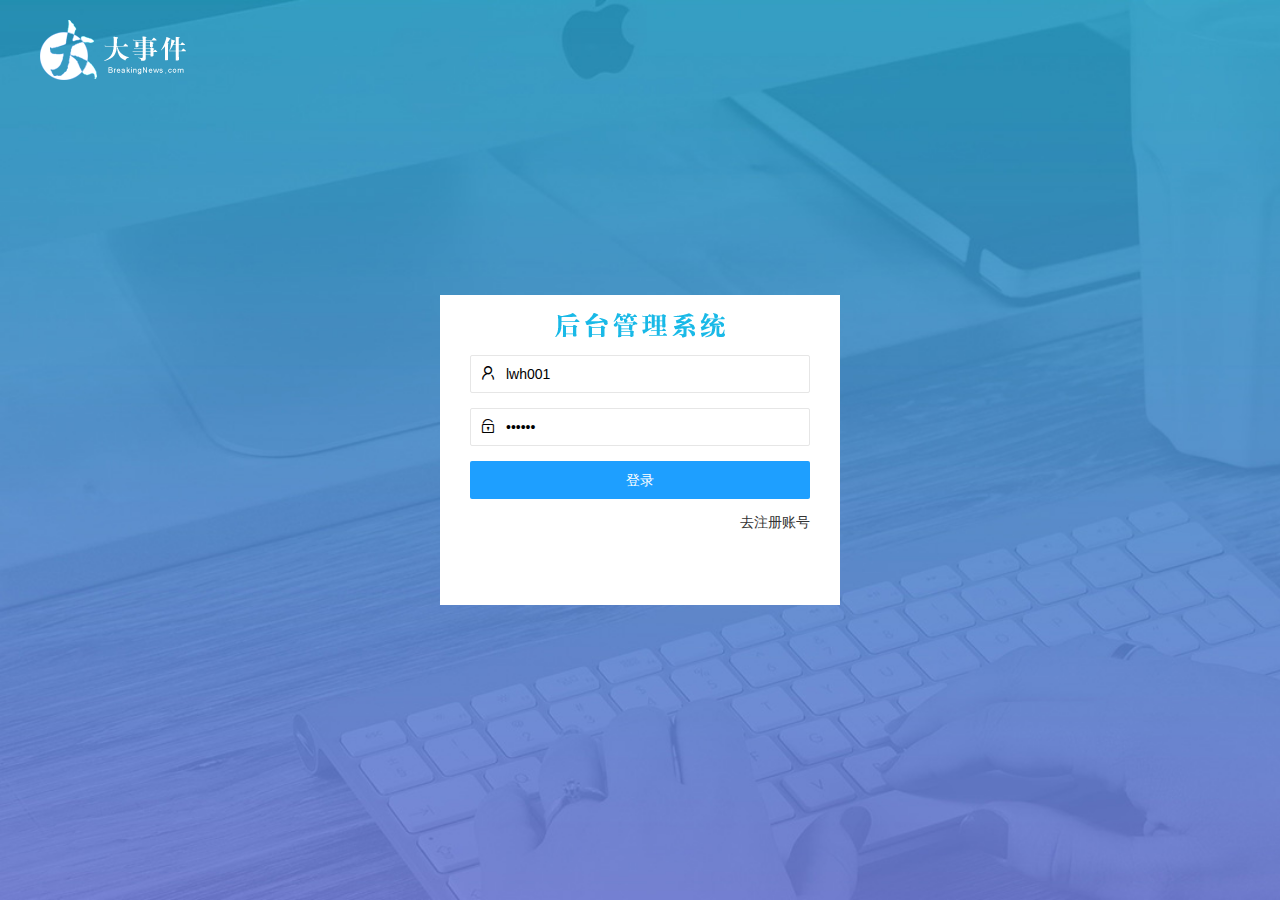
<file: login.html>
<!DOCTYPE html>
<html lang="en">

<head>
  <meta charset="UTF-8">
  <meta http-equiv="X-UA-Compatible" content="IE=edge">
  <meta name="viewport" content="width=device-width, initial-scale=1.0">
  <title>大事件 - 登录页面</title>
  <link rel="stylesheet" href="/assets/lib/layui/css/layui.css">
  <link rel="stylesheet" href="/assets/css/login.css">
</head>

<body>
  <!-- 顶部 logo-->
  <div class="layui-main header">

    <img src="/assets/images/logo.png" alt="">
  </div>
  <!-- 登录注册区域 -->
  <div class="loginAndRegBox">
    <!-- 管理图片 -->
    <div class="titleBox"></div>
    <!-- 登录区域 -->
    <div class="login-box">
      <form class="layui-form" id="form_login" action="">
        <!-- 用户名 -->
        <div class="layui-form-item">
          <i class="layui-icon layui-icon-username"></i>
          <input type="text" value="lwh001" name="username" required lay-verify="required|" placeholder="请输入用户名"
            autocomplete="off" class="layui-input">
        </div>
        <!-- 密码 -->
        <div class="layui-form-item">
          <i class="layui-icon layui-icon-password"></i>
          <input type="password" value="123123" name="password" required lay-verify="required" placeholder="请输入密码"
            autocomplete="off" class="layui-input">
        </div>
        <!-- 提交 -->
        <div class="layui-form-item">

          <button class="layui-btn layui-btn-fluid layui-btn-normal" lay-submit lay-filter="formDemo">登录</button>
        </div>
        <!-- 跳转注册 -->
        <div class="layui-form-item links">

          <a href="javascript:;" id="link_reg">去注册账号</a>
        </div>

      </form>
    </div>
    <!-- 注册区域 -->
    <div class="reg-box" style="display: none">
      <form class="layui-form" id="form_reg" action="">
        <!-- 用户名 -->
        <div class="layui-form-item">
          <i class="layui-icon layui-icon-username"></i>
          <input type="text" name="username" required lay-verify="required" placeholder="请输入用户名" autocomplete="off"
            class="layui-input">
        </div>
        <!-- 密码 -->
        <div class="layui-form-item">
          <i class="layui-icon layui-icon-password"></i>
          <input type="password" name="password" required lay-verify="required|pwd" placeholder="请输入密码"
            autocomplete="off" class="layui-input">
        </div>
        <!--确认 密码 -->
        <div class="layui-form-item">
          <i class="layui-icon layui-icon-password"></i>
          <input type="password" name="repassword" required lay-verify="required|pwd|repwd" placeholder="再次密码"
            autocomplete="off" class="layui-input">
        </div>
        <!-- 提交 -->
        <div class="layui-form-item">

          <button class="layui-btn layui-btn-fluid layui-btn-normal" lay-submit lay-filter="formDemo">注册</button>
        </div>
        <!-- 跳转注册 -->
        <div class="layui-form-item links">

          <a href="javascript:;" id="link_login">去登录</a>

        </div>

      </form>

    </div>
  </div>
  <!-- js -->
  <!-- 引入JQ -->
  <script src="/assets/lib/jquery.js"></script>
  <!-- 引入layui的js -->
  <script src="/assets/lib/layui/layui.all.js"></script>
  <!-- 引入baseAPI.js -->
  <script src="/assets/js/baseAPI.js"></script>
  <!-- 引入当前页面js -->
  <script src="/assets/js/login.js"></script>
</body>

</html>
</file>
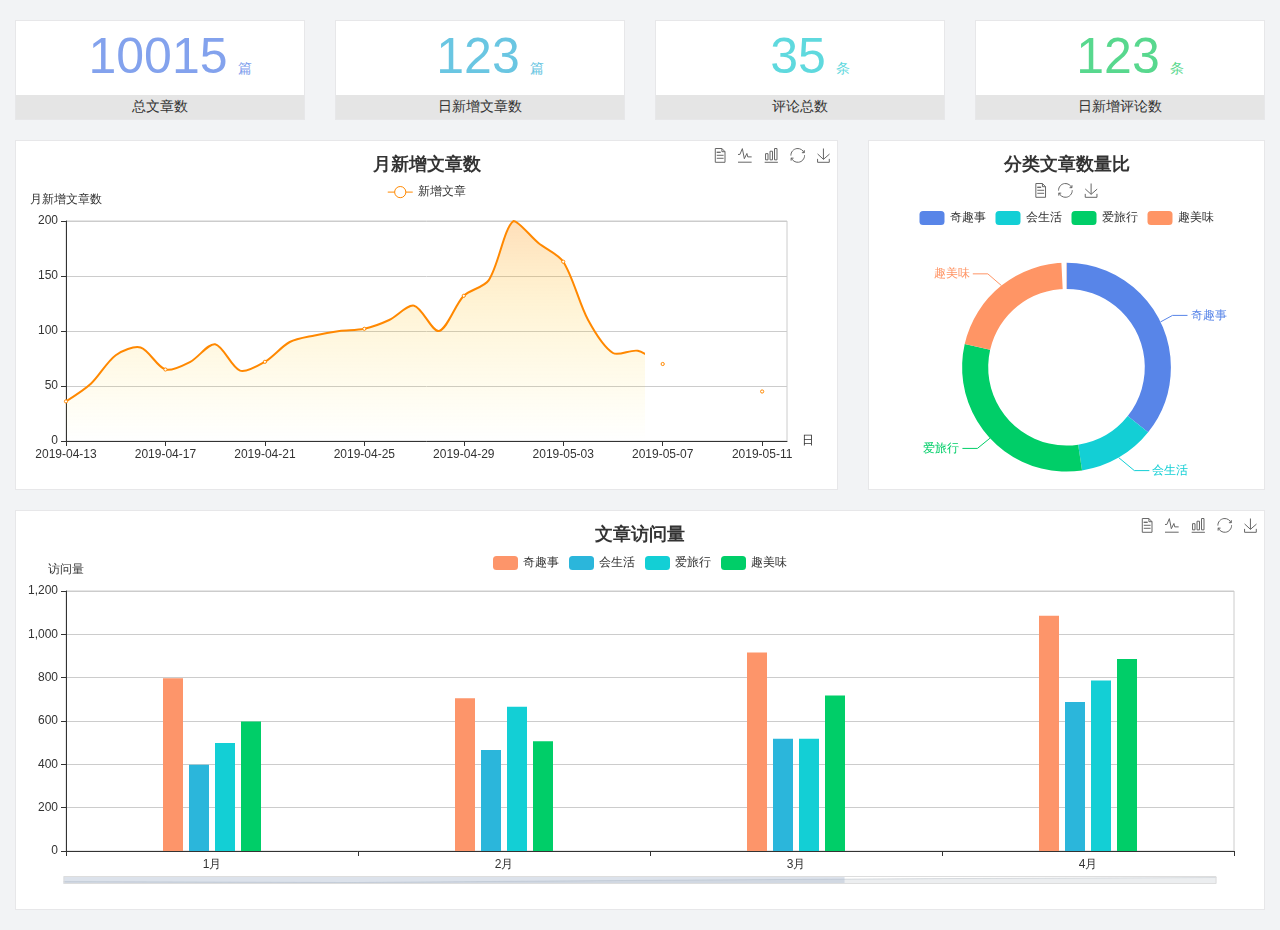
<file: home/dashboard.html>
<!DOCTYPE html>
<html lang="en">

<head>
  <meta charset="UTF-8">
  <meta name="viewport" content="width=device-width, initial-scale=1.0">
  <meta http-equiv="X-UA-Compatible" content="ie=edge">
  <title>图表统计</title>
  <link rel="stylesheet" href="../assets/lib/bootstrap.css" />
  <link rel="stylesheet" href="../assets/lib/main.css" />
  <script src="../assets/lib/jquery.js"></script>
  <script type="text/javascript" src="../assets/lib/echarts.min.js"></script>
</head>

<body>
  <div class="container-fluid">
    <div class="row spannel_list">
      <div class="col-sm-3 col-xs-6">
        <div class="spannel">
          <em>10015</em><span>篇</span>
          <b>总文章数</b>
        </div>
      </div>
      <div class="col-sm-3 col-xs-6">
        <div class="spannel scolor01">
          <em>123</em><span>篇</span>
          <b>日新增文章数</b>
        </div>
      </div>
      <div class="col-sm-3 col-xs-6">
        <div class="spannel scolor02">
          <em>35</em><span>条</span>
          <b>评论总数</b>
        </div>
      </div>
      <div class="col-sm-3 col-xs-6">
        <div class="spannel scolor03">
          <em>123</em><span>条</span>
          <b>日新增评论数</b>
        </div>
      </div>
    </div>
  </div>

  <div class="container-fluid">
    <div class="row curve-pie">
      <div class="col-lg-8 col-md-8">
        <div class="gragh_pannel" id="curve_show"></div>
      </div>
      <div class="col-lg-4 col-md-4">
        <div class="gragh_pannel" id="pie_show"></div>
      </div>
    </div>
  </div>

  <div class="container-fluid">
    <div class="column_pannel" id="column_show"></div>
  </div>

  <script>
    var oChart = echarts.init(document.getElementById('curve_show'));
    var aList_all = [
      { 'count': 36, 'date': '2019-04-13' },
      { 'count': 52, 'date': '2019-04-14' },
      { 'count': 78, 'date': '2019-04-15' },
      { 'count': 85, 'date': '2019-04-16' },
      { 'count': 65, 'date': '2019-04-17' },
      { 'count': 72, 'date': '2019-04-18' },
      { 'count': 88, 'date': '2019-04-19' },
      { 'count': 64, 'date': '2019-04-20' },
      { 'count': 72, 'date': '2019-04-21' },
      { 'count': 90, 'date': '2019-04-22' },
      { 'count': 96, 'date': '2019-04-23' },
      { 'count': 100, 'date': '2019-04-24' },
      { 'count': 102, 'date': '2019-04-25' },
      { 'count': 110, 'date': '2019-04-26' },
      { 'count': 123, 'date': '2019-04-27' },
      { 'count': 100, 'date': '2019-04-28' },
      { 'count': 132, 'date': '2019-04-29' },
      { 'count': 146, 'date': '2019-04-30' },
      { 'count': 200, 'date': '2019-05-01' },
      { 'count': 180, 'date': '2019-05-02' },
      { 'count': 163, 'date': '2019-05-03' },
      { 'count': 110, 'date': '2019-05-04' },
      { 'count': 80, 'date': '2019-05-05' },
      { 'count': 82, 'date': '2019-05-06' },
      { 'count': 70, 'date': '2019-05-07' },
      { 'count': 65, 'date': '2019-05-08' },
      { 'count': 54, 'date': '2019-05-09' },
      { 'count': 40, 'date': '2019-05-10' },
      { 'count': 45, 'date': '2019-05-11' },
      { 'count': 38, 'date': '2019-05-12' },
    ];

    let aCount = [];
    let aDate = [];

    for (var i = 0; i < aList_all.length; i++) {
      aCount.push(aList_all[i].count);
      aDate.push(aList_all[i].date);
    }

    var chartopt = {
      title: {
        text: '月新增文章数',
        left: 'center',
        top: '10'
      },
      tooltip: {
        trigger: 'axis'
      },
      legend: {
        data: ['新增文章'],
        top: '40'
      },
      toolbox: {
        show: true,
        feature: {
          mark: { show: true },
          dataView: { show: true, readOnly: false },
          magicType: { show: true, type: ['line', 'bar'] },
          restore: { show: true },
          saveAsImage: { show: true }
        }
      },
      calculable: true,
      xAxis: [
        {
          name: '日',
          type: 'category',
          boundaryGap: false,
          data: aDate
        }
      ],
      yAxis: [
        {
          name: '月新增文章数',
          type: 'value'
        }
      ],
      series: [
        {
          name: '新增文章',
          type: 'line',
          smooth: true,
          itemStyle: { normal: { areaStyle: { type: 'default' }, color: '#f80' }, lineStyle: { color: '#f80' } },
          data: aCount
        }],
      areaStyle: {
        normal: {
          color: new echarts.graphic.LinearGradient(0, 0, 0, 1, [{
            offset: 0,
            color: 'rgba(255,136,0,0.39)'
          }, {
            offset: .34,
            color: 'rgba(255,180,0,0.25)'
          }, {
            offset: 1,
            color: 'rgba(255,222,0,0.00)'
          }])

        }
      },
      grid: {
        show: true,
        x: 50,
        x2: 50,
        y: 80,
        height: 220
      }
    };

    oChart.setOption(chartopt);


    var oPie = echarts.init(document.getElementById('pie_show'));
    var oPieopt =
    {
      title: {
        top: 10,
        text: '分类文章数量比',
        x: 'center'
      },
      tooltip: {
        trigger: 'item',
        formatter: "{a} <br/>{b} : {c} ({d}%)"
      },
      color: ['#5885e8', '#13cfd5', '#00ce68', '#ff9565'],
      legend: {
        x: 'center',
        top: 65,
        data: ['奇趣事', '会生活', '爱旅行', '趣美味']
      },
      toolbox: {
        show: true,
        x: 'center',
        top: 35,
        feature: {
          mark: { show: true },
          dataView: { show: true, readOnly: false },
          magicType: {
            show: true,
            type: ['pie', 'funnel'],
            option: {
              funnel: {
                x: '25%',
                width: '50%',
                funnelAlign: 'left',
                max: 1548
              }
            }
          },
          restore: { show: true },
          saveAsImage: { show: true }
        }
      },
      calculable: true,
      series: [
        {
          name: '访问来源',
          type: 'pie',
          radius: ['45%', '60%'],
          center: ['50%', '65%'],
          data: [
            { value: 300, name: '奇趣事' },
            { value: 100, name: '会生活' },
            { value: 260, name: '爱旅行' },
            { value: 180, name: '趣美味' }
          ]
        }
      ]
    };
    oPie.setOption(oPieopt);



    var oColumn = this.echarts.init(document.getElementById('column_show'));
    var oColumnopt =
    {
      title: {
        text: '文章访问量',
        left: 'center',
        top: '10'
      },
      tooltip: {
        trigger: 'axis'
      },
      legend: {
        data: ['奇趣事', '会生活', '爱旅行', '趣美味'],
        top: '40'
      },
      toolbox: {
        show: true,
        feature: {
          mark: { show: true },
          dataView: { show: true, readOnly: false },
          magicType: { show: true, type: ['line', 'bar'] },
          restore: { show: true },
          saveAsImage: { show: true }
        }
      },
      calculable: true,
      xAxis: [
        {
          type: 'category',
          data: ['1月', '2月', '3月', '4月', '5月']
        }
      ],
      yAxis: [
        {
          name: '访问量',
          type: 'value'
        }
      ],
      series: [
        {
          name: '奇趣事',
          type: 'bar',
          barWidth: 20,
          itemStyle: {
            normal: { areaStyle: { type: 'default' }, color: '#fd956a' }
          },
          data: [800, 708, 920, 1090, 1200]
        },
        {
          name: '会生活',
          type: 'bar',
          barWidth: 20,
          itemStyle: {
            normal: { areaStyle: { type: 'default' }, color: '#2bb6db' }
          },
          data: [400, 468, 520, 690, 800]
        },
        {
          name: '爱旅行',
          type: 'bar',
          barWidth: 20,
          itemStyle: {
            normal: { areaStyle: { type: 'default' }, color: '#13cfd5' }
          },
          data: [500, 668, 520, 790, 900]
        },
        {
          name: '趣美味',
          type: 'bar',
          barWidth: 20,
          itemStyle: {
            normal: { areaStyle: { type: 'default' }, color: '#00ce68' }
          },
          data: [600, 508, 720, 890, 1000]
        }
      ],
      grid: {
        show: true,
        x: 50,
        x2: 30,
        y: 80,
        height: 260
      },
      dataZoom: [//给x轴设置滚动条
        {
          start: 0,//默认为0
          end: 100 - 1000 / 31,//默认为100
          type: 'slider',
          show: true,
          xAxisIndex: [0],
          handleSize: 0,//滑动条的 左右2个滑动条的大小
          height: 8,//组件高度
          left: 45, //左边的距离
          right: 50,//右边的距离
          bottom: 26,//右边的距离
          handleColor: '#ddd',//h滑动图标的颜色
          handleStyle: {
            borderColor: "#cacaca",
            borderWidth: "1",
            shadowBlur: 2,
            background: "#ddd",
            shadowColor: "#ddd",
          }
        }]
    };
    oColumn.setOption(oColumnopt);
  </script>
</body>

</html>
</file>
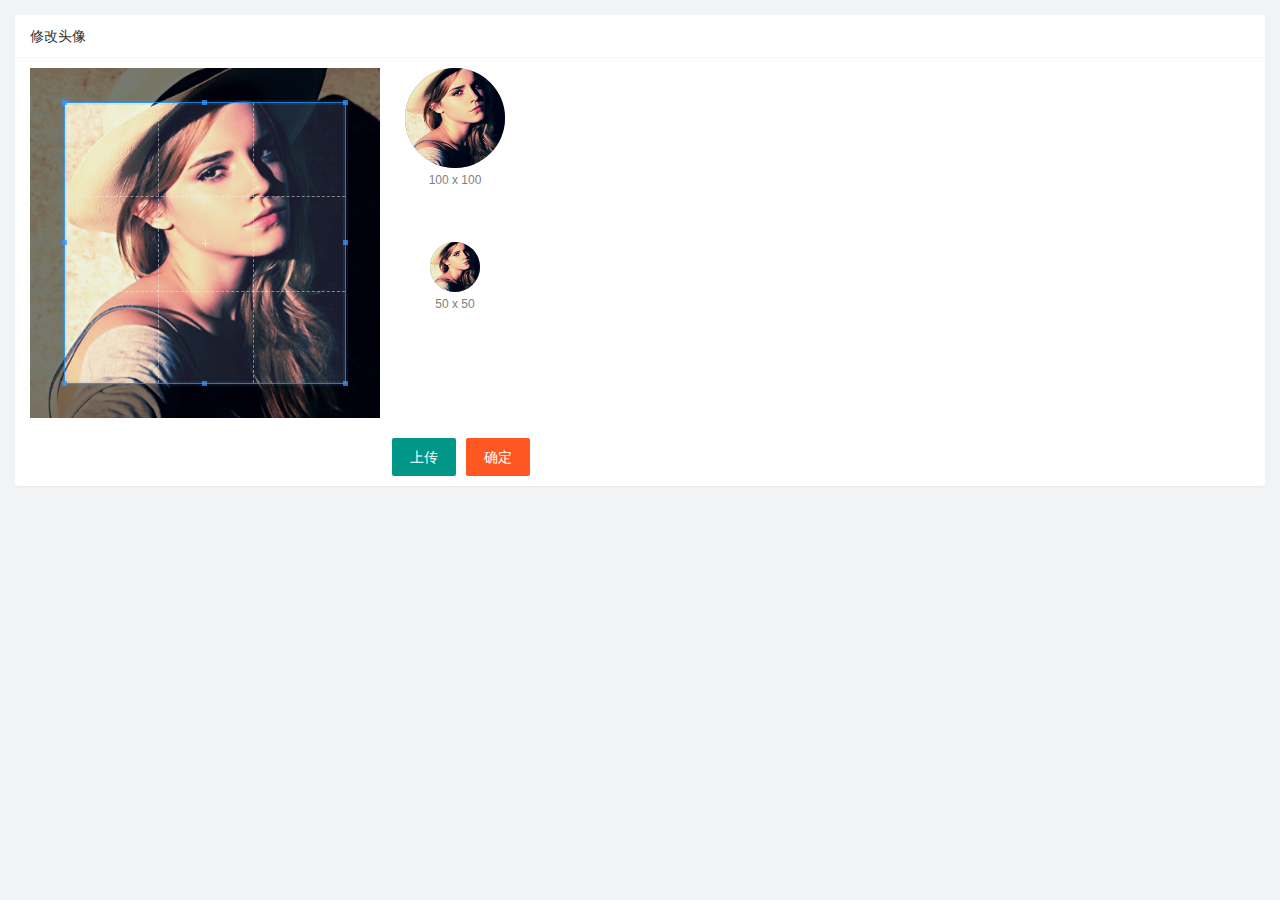
<file: user/user_avatar.html>
<!DOCTYPE html>
<html lang="en">

<head>
  <meta charset="UTF-8">
  <meta http-equiv="X-UA-Compatible" content="IE=edge">
  <meta name="viewport" content="width=device-width, initial-scale=1.0">
  <title>个人中心</title>
  <!-- 引入css -->
  <link rel="stylesheet" href="/assets/lib/cropper/cropper.css">
  <link rel="stylesheet" href="/assets/lib/layui/css/layui.css">
  <!-- 引入本地 -->
  <link rel="stylesheet" href="/assets/css/user/user_avatar.css">
</head>

<body>
  <div class="layui-card">
    <div class="layui-card-header">修改头像</div>
    <div class="layui-card-body">

        <!-- 第一行的图片裁剪和预览区域 -->
  <div class="row1">
    <!-- 图片裁剪区域 -->
    <div class="cropper-box">
      <!-- 这个 img 标签很重要，将来会把它初始化为裁剪区域 -->
      <img id="image" src="/assets/images/sample.jpg" />
    </div>
    <!-- 图片的预览区域 -->
    <div class="preview-box">
      <div>
        <!-- 宽高为 100px 的预览区域 -->
        <div class="img-preview w100"></div>
        <p class="size">100 x 100</p>
      </div>
      <div>
        <!-- 宽高为 50px 的预览区域 -->
        <div class="img-preview w50"></div>
        <p class="size">50 x 50</p>
      </div>
    </div>
  </div>

  <!-- 第二行的按钮区域 -->
  <div class="row2">
    <input type="file"accept="image/png/,image/jpeg" style="display: none;" id="file">
    <button type="button" id="btnChooseImage" class="layui-btn">上传</button>
    <button type="button" id="btnUpload" class="layui-btn layui-btn-danger">确定</button>
  </div>

    </div>
  </div>

  <!-- 引入js -->
  <script src="/assets/lib/layui/layui.all.js"></script>
  <script src="/assets/lib/jquery.js"></script>
  <script src="/assets/lib/cropper/Cropper.js"></script>
  <script src="/assets/lib/cropper/jquery-cropper.js"></script>
  <script src="/assets/js/baseAPI.js"></script>
  <script src="/assets/js/user/user_avatar.js"></script>
</body>

</html>
</file>
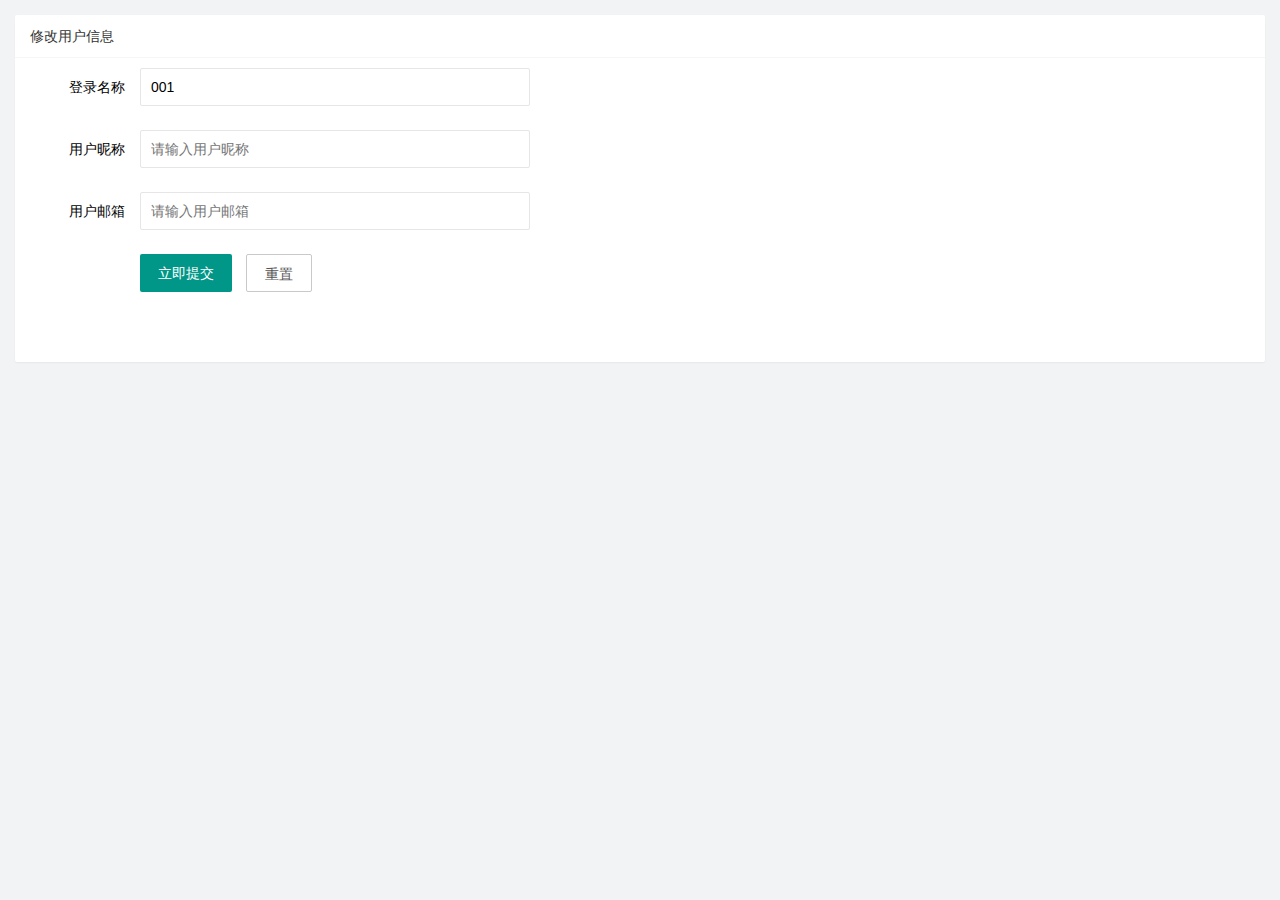
<file: user/user_info.html>
<!DOCTYPE html>
<html lang="en">
<head>
    <meta charset="UTF-8">
    <meta http-equiv="X-UA-Compatible" content="IE=edge">
    <meta name="viewport" content="width=device-width, initial-scale=1.0">
    <title>个人中心</title>
    <!-- 引入css -->
    <link rel="stylesheet" href="/assets/lib/layui/css/layui.css">
    <!-- 引入本地 -->
    <link rel="stylesheet" href="/assets/css/user/user_info.css">
</head>
<body>
    <div class="layui-card">
        <div class="layui-card-header">修改用户信息</div>
        <div class="layui-card-body">

            <form class="layui-form" lay-filter="formUserInfo" >

                <!-- 隐藏id -->
                <input type="hidden" name="id" >

                <!--登录名称 -->
                <div class="layui-form-item">
                  <label class="layui-form-label">登录名称</label>
                  <div class="layui-input-block">
                    <input type="text" name="username" value="001" readonly required  lay-verify="required" placeholder="请输入登录名称" autocomplete="off" class="layui-input">
                    <br>
                  </div>
                <!--用户昵称 -->
                <div class="layui-form-item">
                  <label class="layui-form-label">用户昵称</label>
                  <div class="layui-input-block">
                    <input type="text" name="nickname" required  lay-verify="required|nickname" placeholder="请输入用户昵称" autocomplete="off" class="layui-input">
                    <br>

                  </div>
                <!--用户邮箱 -->
                <div class="layui-form-item">
                  <label class="layui-form-label">用户邮箱</label>
                  <div class="layui-input-block">
                    <input type="text" name="email" required  lay-verify="required|email" placeholder="请输入用户邮箱" autocomplete="off" class="layui-input">
                    <br>

                  </div>
                  <!-- 提交 重置 -->
                  <div class="layui-form-item">
                    <div class="layui-input-block">
                      <button class="layui-btn" lay-submit lay-filter="formDemo">立即提交</button>
                      <button type="reset" id="btnReset" class="layui-btn layui-btn-primary">重置</button>
                    </div>
            </form>      
        </div>
      </div>

    <!-- 引入js -->
    <script src="/assets/lib/layui/layui.all.js"></script>
    <script src="/assets/lib/jquery.js"></script>
    <script src="/assets/js/baseAPI.js"></script>
    <script src="/assets/js/user/user_info.js"></script>
</body>
</html>
</file>
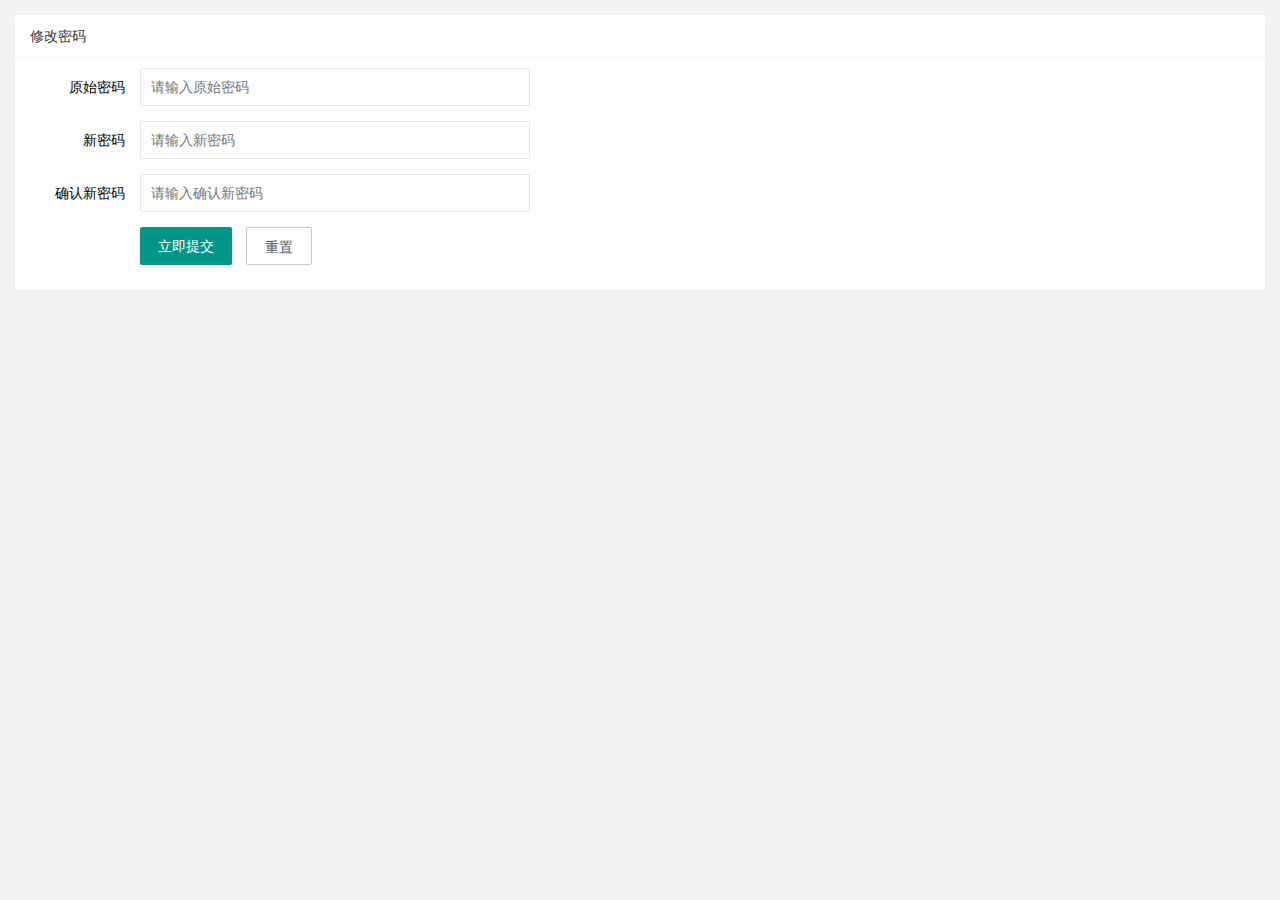
<file: user/user_pwd.html>
<!DOCTYPE html>
<html lang="en">
<head>
    <meta charset="UTF-8">
    <meta http-equiv="X-UA-Compatible" content="IE=edge">
    <meta name="viewport" content="width=device-width, initial-scale=1.0">
    <title>个人中心</title>
    <!-- 引入css -->
    <link rel="stylesheet" href="/assets/lib/layui/css/layui.css">
    <!-- 引入本地 -->
    <link rel="stylesheet" href="/assets/css/user/user_pwd.css">
</head>
<body>
    <div class="layui-card">
        <div class="layui-card-header">修改密码</div>
        <div class="layui-card-body">
          
          <form class="layui-form" action="">
            <div class="layui-form-item">
              <label class="layui-form-label">原始密码</label>
              <div class="layui-input-block">
                <input type="text" name="oldPwd" required  lay-verify="required|pwd" placeholder="请输入原始密码" autocomplete="off" class="layui-input">
              </div>
            </div>
            <div class="layui-form-item">
              <label class="layui-form-label">新密码</label>
              <div class="layui-input-block">
                <input type="text" name="newPwd" required  lay-verify="required|pwd|newPwd" placeholder="请输入新密码" autocomplete="off" class="layui-input">
              </div>
            </div>
            <div class="layui-form-item">
              <label class="layui-form-label">确认新密码</label>
              <div class="layui-input-block">
                <input type="text" name="rePwd" required  lay-verify="required|pwd|rePwd" placeholder="请输入确认新密码" autocomplete="off" class="layui-input">
              </div>
            </div>

            <div class="layui-form-item">
              <div class="layui-input-block">
                <button class="layui-btn" lay-submit lay-filter="formDemo">立即提交</button>
                <button type="reset" class="layui-btn layui-btn-primary">重置</button>
              </div>
            </div>
            </form>
        </div>
      </div>

    <!-- 引入js -->
    <script src="/assets/lib/layui/layui.all.js"></script>
    <script src="/assets/lib/jquery.js"></script>
    <script src="/assets/js/baseAPI.js"></script>
    <script src="/assets/js/user/user_pwd.js"></script>
</body>
</html>
</file>
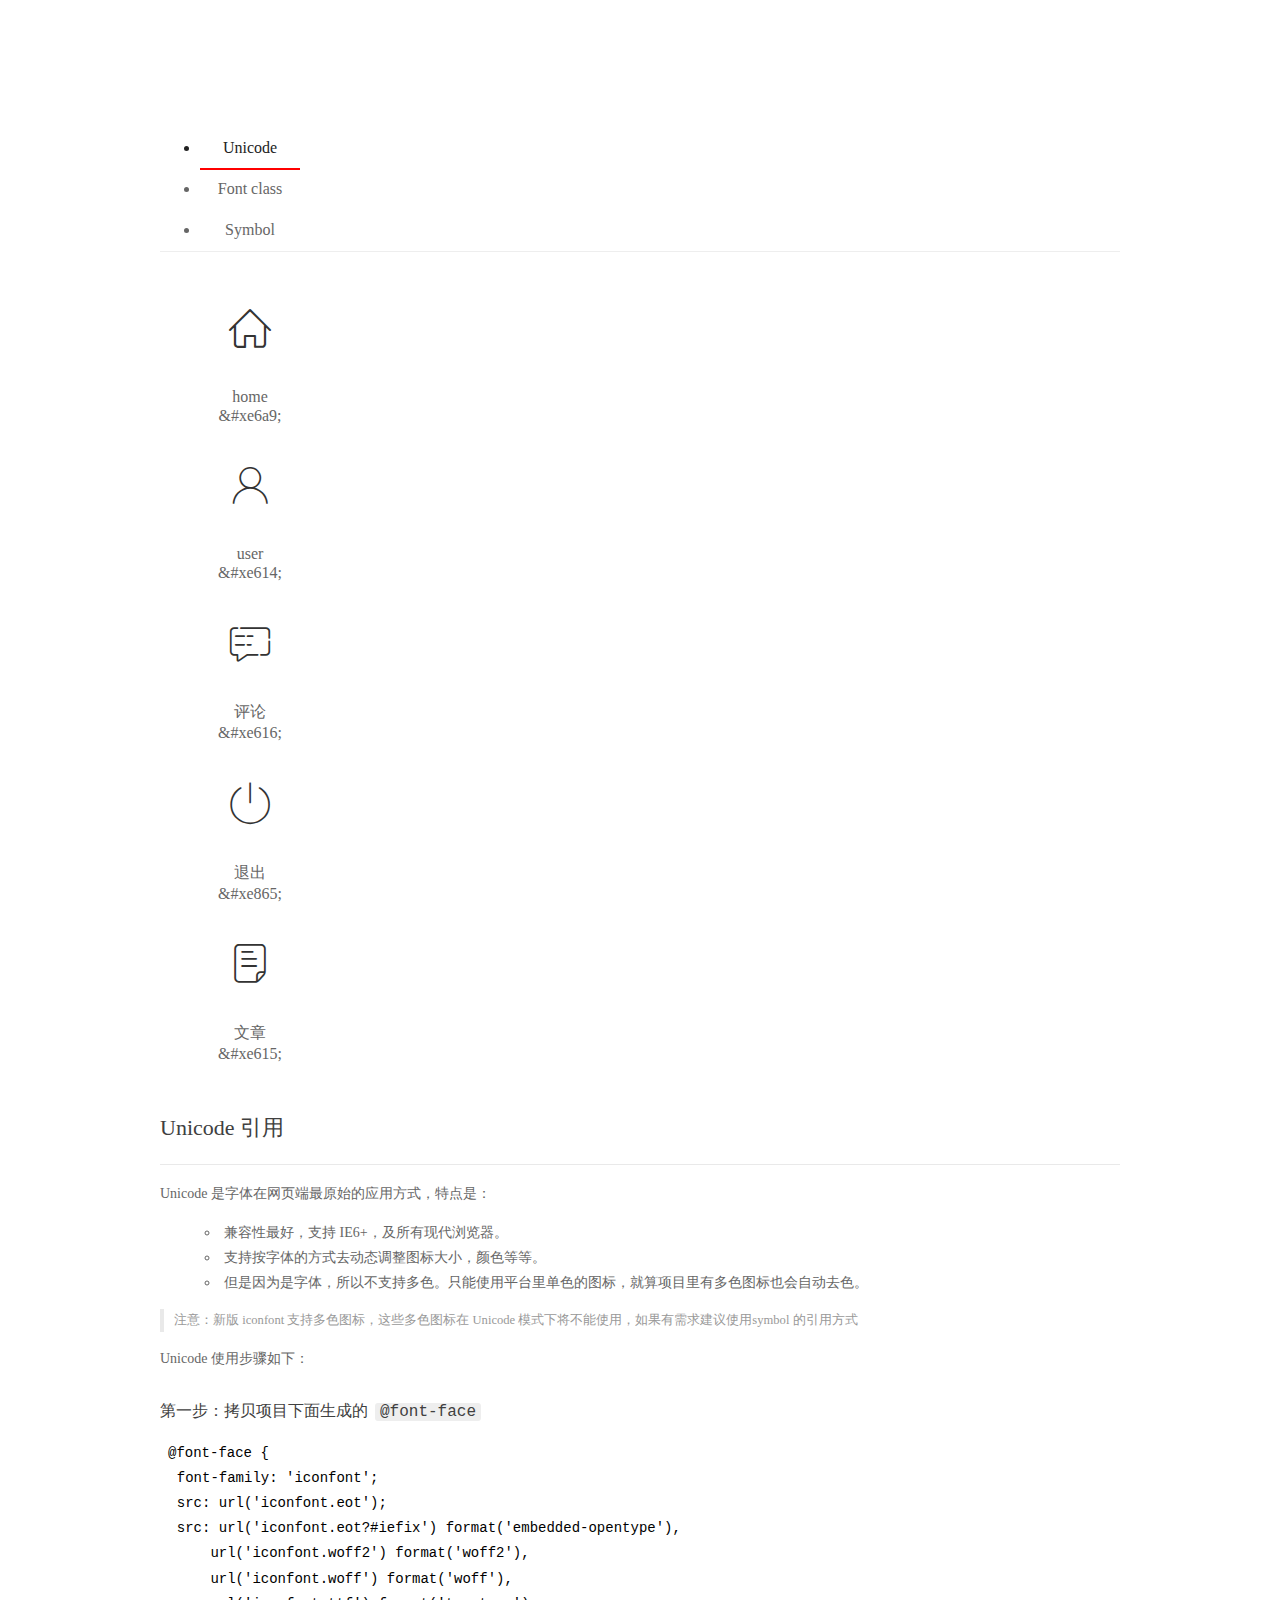
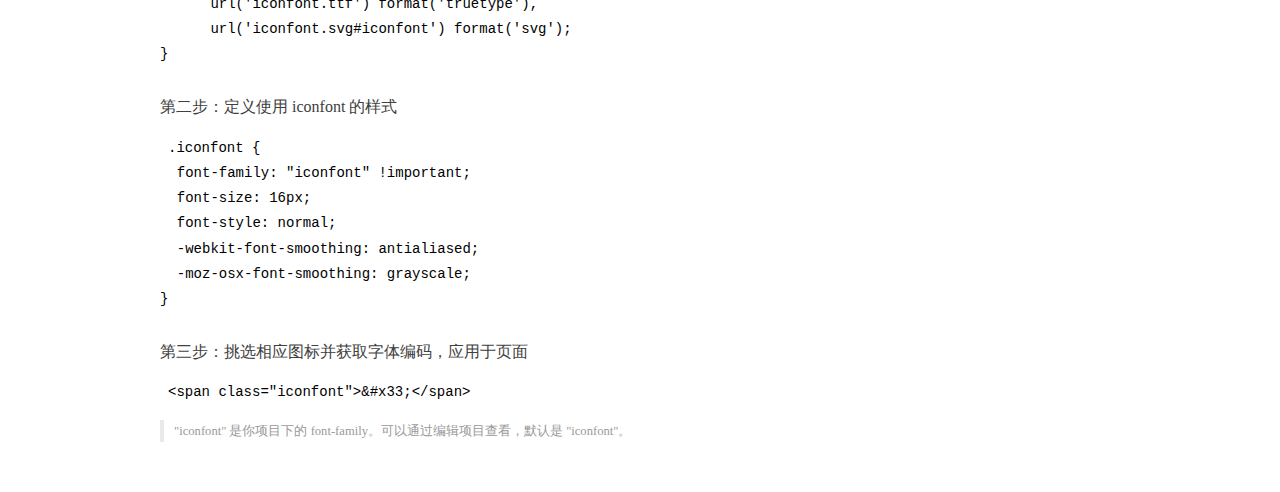
<file: assets/fonts/demo_index.html>
<!DOCTYPE html>
<html>
<head>
  <meta charset="utf-8"/>
  <title>IconFont Demo</title>
  <link rel="shortcut icon" href="https://gtms04.alicdn.com/tps/i4/TB1_oz6GVXXXXaFXpXXJDFnIXXX-64-64.ico" type="image/x-icon"/>
  <link rel="stylesheet" href="https://g.alicdn.com/thx/cube/1.3.2/cube.min.css">
  <link rel="stylesheet" href="demo.css">
  <link rel="stylesheet" href="iconfont.css">
  <script src="iconfont.js"></script>
  <!-- jQuery -->
  <script src="https://a1.alicdn.com/oss/uploads/2018/12/26/7bfddb60-08e8-11e9-9b04-53e73bb6408b.js"></script>
  <!-- 代码高亮 -->
  <script src="https://a1.alicdn.com/oss/uploads/2018/12/26/a3f714d0-08e6-11e9-8a15-ebf944d7534c.js"></script>
</head>
<body>
  <div class="main">
    <h1 class="logo"><a href="https://www.iconfont.cn/" title="iconfont 首页" target="_blank">&#xe86b;</a></h1>
    <div class="nav-tabs">
      <ul id="tabs" class="dib-box">
        <li class="dib active"><span>Unicode</span></li>
        <li class="dib"><span>Font class</span></li>
        <li class="dib"><span>Symbol</span></li>
      </ul>
      
    </div>
    <div class="tab-container">
      <div class="content unicode" style="display: block;">
          <ul class="icon_lists dib-box">
          
            <li class="dib">
              <span class="icon iconfont">&#xe6a9;</span>
                <div class="name">home</div>
                <div class="code-name">&amp;#xe6a9;</div>
              </li>
          
            <li class="dib">
              <span class="icon iconfont">&#xe614;</span>
                <div class="name">user</div>
                <div class="code-name">&amp;#xe614;</div>
              </li>
          
            <li class="dib">
              <span class="icon iconfont">&#xe616;</span>
                <div class="name">评论</div>
                <div class="code-name">&amp;#xe616;</div>
              </li>
          
            <li class="dib">
              <span class="icon iconfont">&#xe865;</span>
                <div class="name">退出</div>
                <div class="code-name">&amp;#xe865;</div>
              </li>
          
            <li class="dib">
              <span class="icon iconfont">&#xe615;</span>
                <div class="name">文章</div>
                <div class="code-name">&amp;#xe615;</div>
              </li>
          
          </ul>
          <div class="article markdown">
          <h2 id="unicode-">Unicode 引用</h2>
          <hr>

          <p>Unicode 是字体在网页端最原始的应用方式，特点是：</p>
          <ul>
            <li>兼容性最好，支持 IE6+，及所有现代浏览器。</li>
            <li>支持按字体的方式去动态调整图标大小，颜色等等。</li>
            <li>但是因为是字体，所以不支持多色。只能使用平台里单色的图标，就算项目里有多色图标也会自动去色。</li>
          </ul>
          <blockquote>
            <p>注意：新版 iconfont 支持多色图标，这些多色图标在 Unicode 模式下将不能使用，如果有需求建议使用symbol 的引用方式</p>
          </blockquote>
          <p>Unicode 使用步骤如下：</p>
          <h3 id="-font-face">第一步：拷贝项目下面生成的 <code>@font-face</code></h3>
<pre><code class="language-css"
>@font-face {
  font-family: 'iconfont';
  src: url('iconfont.eot');
  src: url('iconfont.eot?#iefix') format('embedded-opentype'),
      url('iconfont.woff2') format('woff2'),
      url('iconfont.woff') format('woff'),
      url('iconfont.ttf') format('truetype'),
      url('iconfont.svg#iconfont') format('svg');
}
</code></pre>
          <h3 id="-iconfont-">第二步：定义使用 iconfont 的样式</h3>
<pre><code class="language-css"
>.iconfont {
  font-family: "iconfont" !important;
  font-size: 16px;
  font-style: normal;
  -webkit-font-smoothing: antialiased;
  -moz-osx-font-smoothing: grayscale;
}
</code></pre>
          <h3 id="-">第三步：挑选相应图标并获取字体编码，应用于页面</h3>
<pre>
<code class="language-html"
>&lt;span class="iconfont"&gt;&amp;#x33;&lt;/span&gt;
</code></pre>
          <blockquote>
            <p>"iconfont" 是你项目下的 font-family。可以通过编辑项目查看，默认是 "iconfont"。</p>
          </blockquote>
          </div>
      </div>
      <div class="content font-class">
        <ul class="icon_lists dib-box">
          
          <li class="dib">
            <span class="icon iconfont icon-home"></span>
            <div class="name">
              home
            </div>
            <div class="code-name">.icon-home
            </div>
          </li>
          
          <li class="dib">
            <span class="icon iconfont icon-user"></span>
            <div class="name">
              user
            </div>
            <div class="code-name">.icon-user
            </div>
          </li>
          
          <li class="dib">
            <span class="icon iconfont icon-pinglun"></span>
            <div class="name">
              评论
            </div>
            <div class="code-name">.icon-pinglun
            </div>
          </li>
          
          <li class="dib">
            <span class="icon iconfont icon-tuichu"></span>
            <div class="name">
              退出
            </div>
            <div class="code-name">.icon-tuichu
            </div>
          </li>
          
          <li class="dib">
            <span class="icon iconfont icon-16"></span>
            <div class="name">
              文章
            </div>
            <div class="code-name">.icon-16
            </div>
          </li>
          
        </ul>
        <div class="article markdown">
        <h2 id="font-class-">font-class 引用</h2>
        <hr>

        <p>font-class 是 Unicode 使用方式的一种变种，主要是解决 Unicode 书写不直观，语意不明确的问题。</p>
        <p>与 Unicode 使用方式相比，具有如下特点：</p>
        <ul>
          <li>兼容性良好，支持 IE8+，及所有现代浏览器。</li>
          <li>相比于 Unicode 语意明确，书写更直观。可以很容易分辨这个 icon 是什么。</li>
          <li>因为使用 class 来定义图标，所以当要替换图标时，只需要修改 class 里面的 Unicode 引用。</li>
          <li>不过因为本质上还是使用的字体，所以多色图标还是不支持的。</li>
        </ul>
        <p>使用步骤如下：</p>
        <h3 id="-fontclass-">第一步：引入项目下面生成的 fontclass 代码：</h3>
<pre><code class="language-html">&lt;link rel="stylesheet" href="./iconfont.css"&gt;
</code></pre>
        <h3 id="-">第二步：挑选相应图标并获取类名，应用于页面：</h3>
<pre><code class="language-html">&lt;span class="iconfont icon-xxx"&gt;&lt;/span&gt;
</code></pre>
        <blockquote>
          <p>"
            iconfont" 是你项目下的 font-family。可以通过编辑项目查看，默认是 "iconfont"。</p>
        </blockquote>
      </div>
      </div>
      <div class="content symbol">
          <ul class="icon_lists dib-box">
          
            <li class="dib">
                <svg class="icon svg-icon" aria-hidden="true">
                  <use xlink:href="#icon-home"></use>
                </svg>
                <div class="name">home</div>
                <div class="code-name">#icon-home</div>
            </li>
          
            <li class="dib">
                <svg class="icon svg-icon" aria-hidden="true">
                  <use xlink:href="#icon-user"></use>
                </svg>
                <div class="name">user</div>
                <div class="code-name">#icon-user</div>
            </li>
          
            <li class="dib">
                <svg class="icon svg-icon" aria-hidden="true">
                  <use xlink:href="#icon-pinglun"></use>
                </svg>
                <div class="name">评论</div>
                <div class="code-name">#icon-pinglun</div>
            </li>
          
            <li class="dib">
                <svg class="icon svg-icon" aria-hidden="true">
                  <use xlink:href="#icon-tuichu"></use>
                </svg>
                <div class="name">退出</div>
                <div class="code-name">#icon-tuichu</div>
            </li>
          
            <li class="dib">
                <svg class="icon svg-icon" aria-hidden="true">
                  <use xlink:href="#icon-16"></use>
                </svg>
                <div class="name">文章</div>
                <div class="code-name">#icon-16</div>
            </li>
          
          </ul>
          <div class="article markdown">
          <h2 id="symbol-">Symbol 引用</h2>
          <hr>

          <p>这是一种全新的使用方式，应该说这才是未来的主流，也是平台目前推荐的用法。相关介绍可以参考这篇<a href="">文章</a>
            这种用法其实是做了一个 SVG 的集合，与另外两种相比具有如下特点：</p>
          <ul>
            <li>支持多色图标了，不再受单色限制。</li>
            <li>通过一些技巧，支持像字体那样，通过 <code>font-size</code>, <code>color</code> 来调整样式。</li>
            <li>兼容性较差，支持 IE9+，及现代浏览器。</li>
            <li>浏览器渲染 SVG 的性能一般，还不如 png。</li>
          </ul>
          <p>使用步骤如下：</p>
          <h3 id="-symbol-">第一步：引入项目下面生成的 symbol 代码：</h3>
<pre><code class="language-html">&lt;script src="./iconfont.js"&gt;&lt;/script&gt;
</code></pre>
          <h3 id="-css-">第二步：加入通用 CSS 代码（引入一次就行）：</h3>
<pre><code class="language-html">&lt;style&gt;
.icon {
  width: 1em;
  height: 1em;
  vertical-align: -0.15em;
  fill: currentColor;
  overflow: hidden;
}
&lt;/style&gt;
</code></pre>
          <h3 id="-">第三步：挑选相应图标并获取类名，应用于页面：</h3>
<pre><code class="language-html">&lt;svg class="icon" aria-hidden="true"&gt;
  &lt;use xlink:href="#icon-xxx"&gt;&lt;/use&gt;
&lt;/svg&gt;
</code></pre>
          </div>
      </div>

    </div>
  </div>
  <script>
  $(document).ready(function () {
      $('.tab-container .content:first').show()

      $('#tabs li').click(function (e) {
        var tabContent = $('.tab-container .content')
        var index = $(this).index()

        if ($(this).hasClass('active')) {
          return
        } else {
          $('#tabs li').removeClass('active')
          $(this).addClass('active')

          tabContent.hide().eq(index).fadeIn()
        }
      })
    })
  </script>
</body>
</html>
</file>
<file: assets/lib/layui/css/layui.css>
/** layui-v2.5.5 MIT License By https://www.layui.com */
 .layui-inline,img{display:inline-block;vertical-align:middle}h1,h2,h3,h4,h5,h6{font-weight:400}.layui-edge,.layui-header,.layui-inline,.layui-main{position:relative}.layui-body,.layui-edge,.layui-elip{overflow:hidden}.layui-btn,.layui-edge,.layui-inline,img{vertical-align:middle}.layui-btn,.layui-disabled,.layui-icon,.layui-unselect{-moz-user-select:none;-webkit-user-select:none;-ms-user-select:none}.layui-elip,.layui-form-checkbox span,.layui-form-pane .layui-form-label{text-overflow:ellipsis;white-space:nowrap}.layui-breadcrumb,.layui-tree-btnGroup{visibility:hidden}blockquote,body,button,dd,div,dl,dt,form,h1,h2,h3,h4,h5,h6,input,li,ol,p,pre,td,textarea,th,ul{margin:0;padding:0;-webkit-tap-highlight-color:rgba(0,0,0,0)}a:active,a:hover{outline:0}img{border:none}li{list-style:none}table{border-collapse:collapse;border-spacing:0}h4,h5,h6{font-size:100%}button,input,optgroup,option,select,textarea{font-family:inherit;font-size:inherit;font-style:inherit;font-weight:inherit;outline:0}pre{white-space:pre-wrap;white-space:-moz-pre-wrap;white-space:-pre-wrap;white-space:-o-pre-wrap;word-wrap:break-word}body{line-height:24px;font:14px Helvetica Neue,Helvetica,PingFang SC,Tahoma,Arial,sans-serif}hr{height:1px;margin:10px 0;border:0;clear:both}a{color:#333;text-decoration:none}a:hover{color:#777}a cite{font-style:normal;*cursor:pointer}.layui-border-box,.layui-border-box *{box-sizing:border-box}.layui-box,.layui-box *{box-sizing:content-box}.layui-clear{clear:both;*zoom:1}.layui-clear:after{content:'\20';clear:both;*zoom:1;display:block;height:0}.layui-inline{*display:inline;*zoom:1}.layui-edge{display:inline-block;width:0;height:0;border-width:6px;border-style:dashed;border-color:transparent}.layui-edge-top{top:-4px;border-bottom-color:#999;border-bottom-style:solid}.layui-edge-right{border-left-color:#999;border-left-style:solid}.layui-edge-bottom{top:2px;border-top-color:#999;border-top-style:solid}.layui-edge-left{border-right-color:#999;border-right-style:solid}.layui-disabled,.layui-disabled:hover{color:#d2d2d2!important;cursor:not-allowed!important}.layui-circle{border-radius:100%}.layui-show{display:block!important}.layui-hide{display:none!important}@font-face{font-family:layui-icon;src:url(../font/iconfont.eot?v=250);src:url(../font/iconfont.eot?v=250#iefix) format('embedded-opentype'),url(../font/iconfont.woff2?v=250) format('woff2'),url(../font/iconfont.woff?v=250) format('woff'),url(../font/iconfont.ttf?v=250) format('truetype'),url(../font/iconfont.svg?v=250#layui-icon) format('svg')}.layui-icon{font-family:layui-icon!important;font-size:16px;font-style:normal;-webkit-font-smoothing:antialiased;-moz-osx-font-smoothing:grayscale}.layui-icon-reply-fill:before{content:"\e611"}.layui-icon-set-fill:before{content:"\e614"}.layui-icon-menu-fill:before{content:"\e60f"}.layui-icon-search:before{content:"\e615"}.layui-icon-share:before{content:"\e641"}.layui-icon-set-sm:before{content:"\e620"}.layui-icon-engine:before{content:"\e628"}.layui-icon-close:before{content:"\1006"}.layui-icon-close-fill:before{content:"\1007"}.layui-icon-chart-screen:before{content:"\e629"}.layui-icon-star:before{content:"\e600"}.layui-icon-circle-dot:before{content:"\e617"}.layui-icon-chat:before{content:"\e606"}.layui-icon-release:before{content:"\e609"}.layui-icon-list:before{content:"\e60a"}.layui-icon-chart:before{content:"\e62c"}.layui-icon-ok-circle:before{content:"\1005"}.layui-icon-layim-theme:before{content:"\e61b"}.layui-icon-table:before{content:"\e62d"}.layui-icon-right:before{content:"\e602"}.layui-icon-left:before{content:"\e603"}.layui-icon-cart-simple:before{content:"\e698"}.layui-icon-face-cry:before{content:"\e69c"}.layui-icon-face-smile:before{content:"\e6af"}.layui-icon-survey:before{content:"\e6b2"}.layui-icon-tree:before{content:"\e62e"}.layui-icon-upload-circle:before{content:"\e62f"}.layui-icon-add-circle:before{content:"\e61f"}.layui-icon-download-circle:before{content:"\e601"}.layui-icon-templeate-1:before{content:"\e630"}.layui-icon-util:before{content:"\e631"}.layui-icon-face-surprised:before{content:"\e664"}.layui-icon-edit:before{content:"\e642"}.layui-icon-speaker:before{content:"\e645"}.layui-icon-down:before{content:"\e61a"}.layui-icon-file:before{content:"\e621"}.layui-icon-layouts:before{content:"\e632"}.layui-icon-rate-half:before{content:"\e6c9"}.layui-icon-add-circle-fine:before{content:"\e608"}.layui-icon-prev-circle:before{content:"\e633"}.layui-icon-read:before{content:"\e705"}.layui-icon-404:before{content:"\e61c"}.layui-icon-carousel:before{content:"\e634"}.layui-icon-help:before{content:"\e607"}.layui-icon-code-circle:before{content:"\e635"}.layui-icon-water:before{content:"\e636"}.layui-icon-username:before{content:"\e66f"}.layui-icon-find-fill:before{content:"\e670"}.layui-icon-about:before{content:"\e60b"}.layui-icon-location:before{content:"\e715"}.layui-icon-up:before{content:"\e619"}.layui-icon-pause:before{content:"\e651"}.layui-icon-date:before{content:"\e637"}.layui-icon-layim-uploadfile:before{content:"\e61d"}.layui-icon-delete:before{content:"\e640"}.layui-icon-play:before{content:"\e652"}.layui-icon-top:before{content:"\e604"}.layui-icon-friends:before{content:"\e612"}.layui-icon-refresh-3:before{content:"\e9aa"}.layui-icon-ok:before{content:"\e605"}.layui-icon-layer:before{content:"\e638"}.layui-icon-face-smile-fine:before{content:"\e60c"}.layui-icon-dollar:before{content:"\e659"}.layui-icon-group:before{content:"\e613"}.layui-icon-layim-download:before{content:"\e61e"}.layui-icon-picture-fine:before{content:"\e60d"}.layui-icon-link:before{content:"\e64c"}.layui-icon-diamond:before{content:"\e735"}.layui-icon-log:before{content:"\e60e"}.layui-icon-rate-solid:before{content:"\e67a"}.layui-icon-fonts-del:before{content:"\e64f"}.layui-icon-unlink:before{content:"\e64d"}.layui-icon-fonts-clear:before{content:"\e639"}.layui-icon-triangle-r:before{content:"\e623"}.layui-icon-circle:before{content:"\e63f"}.layui-icon-radio:before{content:"\e643"}.layui-icon-align-center:before{content:"\e647"}.layui-icon-align-right:before{content:"\e648"}.layui-icon-align-left:before{content:"\e649"}.layui-icon-loading-1:before{content:"\e63e"}.layui-icon-return:before{content:"\e65c"}.layui-icon-fonts-strong:before{content:"\e62b"}.layui-icon-upload:before{content:"\e67c"}.layui-icon-dialogue:before{content:"\e63a"}.layui-icon-video:before{content:"\e6ed"}.layui-icon-headset:before{content:"\e6fc"}.layui-icon-cellphone-fine:before{content:"\e63b"}.layui-icon-add-1:before{content:"\e654"}.layui-icon-face-smile-b:before{content:"\e650"}.layui-icon-fonts-html:before{content:"\e64b"}.layui-icon-form:before{content:"\e63c"}.layui-icon-cart:before{content:"\e657"}.layui-icon-camera-fill:before{content:"\e65d"}.layui-icon-tabs:before{content:"\e62a"}.layui-icon-fonts-code:before{content:"\e64e"}.layui-icon-fire:before{content:"\e756"}.layui-icon-set:before{content:"\e716"}.layui-icon-fonts-u:before{content:"\e646"}.layui-icon-triangle-d:before{content:"\e625"}.layui-icon-tips:before{content:"\e702"}.layui-icon-picture:before{content:"\e64a"}.layui-icon-more-vertical:before{content:"\e671"}.layui-icon-flag:before{content:"\e66c"}.layui-icon-loading:before{content:"\e63d"}.layui-icon-fonts-i:before{content:"\e644"}.layui-icon-refresh-1:before{content:"\e666"}.layui-icon-rmb:before{content:"\e65e"}.layui-icon-home:before{content:"\e68e"}.layui-icon-user:before{content:"\e770"}.layui-icon-notice:before{content:"\e667"}.layui-icon-login-weibo:before{content:"\e675"}.layui-icon-voice:before{content:"\e688"}.layui-icon-upload-drag:before{content:"\e681"}.layui-icon-login-qq:before{content:"\e676"}.layui-icon-snowflake:before{content:"\e6b1"}.layui-icon-file-b:before{content:"\e655"}.layui-icon-template:before{content:"\e663"}.layui-icon-auz:before{content:"\e672"}.layui-icon-console:before{content:"\e665"}.layui-icon-app:before{content:"\e653"}.layui-icon-prev:before{content:"\e65a"}.layui-icon-website:before{content:"\e7ae"}.layui-icon-next:before{content:"\e65b"}.layui-icon-component:before{content:"\e857"}.layui-icon-more:before{content:"\e65f"}.layui-icon-login-wechat:before{content:"\e677"}.layui-icon-shrink-right:before{content:"\e668"}.layui-icon-spread-left:before{content:"\e66b"}.layui-icon-camera:before{content:"\e660"}.layui-icon-note:before{content:"\e66e"}.layui-icon-refresh:before{content:"\e669"}.layui-icon-female:before{content:"\e661"}.layui-icon-male:before{content:"\e662"}.layui-icon-password:before{content:"\e673"}.layui-icon-senior:before{content:"\e674"}.layui-icon-theme:before{content:"\e66a"}.layui-icon-tread:before{content:"\e6c5"}.layui-icon-praise:before{content:"\e6c6"}.layui-icon-star-fill:before{content:"\e658"}.layui-icon-rate:before{content:"\e67b"}.layui-icon-template-1:before{content:"\e656"}.layui-icon-vercode:before{content:"\e679"}.layui-icon-cellphone:before{content:"\e678"}.layui-icon-screen-full:before{content:"\e622"}.layui-icon-screen-restore:before{content:"\e758"}.layui-icon-cols:before{content:"\e610"}.layui-icon-export:before{content:"\e67d"}.layui-icon-print:before{content:"\e66d"}.layui-icon-slider:before{content:"\e714"}.layui-icon-addition:before{content:"\e624"}.layui-icon-subtraction:before{content:"\e67e"}.layui-icon-service:before{content:"\e626"}.layui-icon-transfer:before{content:"\e691"}.layui-main{width:1140px;margin:0 auto}.layui-header{z-index:1000;height:60px}.layui-header a:hover{transition:all .5s;-webkit-transition:all .5s}.layui-side{position:fixed;left:0;top:0;bottom:0;z-index:999;width:200px;overflow-x:hidden}.layui-side-scroll{position:relative;width:220px;height:100%;overflow-x:hidden}.layui-body{position:absolute;left:200px;right:0;top:0;bottom:0;z-index:998;width:auto;overflow-y:auto;box-sizing:border-box}.layui-layout-body{overflow:hidden}.layui-layout-admin .layui-header{background-color:#23262E}.layui-layout-admin .layui-side{top:60px;width:200px;overflow-x:hidden}.layui-layout-admin .layui-body{position:fixed;top:60px;bottom:44px}.layui-layout-admin .layui-main{width:auto;margin:0 15px}.layui-layout-admin .layui-footer{position:fixed;left:200px;right:0;bottom:0;height:44px;line-height:44px;padding:0 15px;background-color:#eee}.layui-layout-admin .layui-logo{position:absolute;left:0;top:0;width:200px;height:100%;line-height:60px;text-align:center;color:#009688;font-size:16px}.layui-layout-admin .layui-header .layui-nav{background:0 0}.layui-layout-left{position:absolute!important;left:200px;top:0}.layui-layout-right{position:absolute!important;right:0;top:0}.layui-container{position:relative;margin:0 auto;padding:0 15px;box-sizing:border-box}.layui-fluid{position:relative;margin:0 auto;padding:0 15px}.layui-row:after,.layui-row:before{content:'';display:block;clear:both}.layui-col-lg1,.layui-col-lg10,.layui-col-lg11,.layui-col-lg12,.layui-col-lg2,.layui-col-lg3,.layui-col-lg4,.layui-col-lg5,.layui-col-lg6,.layui-col-lg7,.layui-col-lg8,.layui-col-lg9,.layui-col-md1,.layui-col-md10,.layui-col-md11,.layui-col-md12,.layui-col-md2,.layui-col-md3,.layui-col-md4,.layui-col-md5,.layui-col-md6,.layui-col-md7,.layui-col-md8,.layui-col-md9,.layui-col-sm1,.layui-col-sm10,.layui-col-sm11,.layui-col-sm12,.layui-col-sm2,.layui-col-sm3,.layui-col-sm4,.layui-col-sm5,.layui-col-sm6,.layui-col-sm7,.layui-col-sm8,.layui-col-sm9,.layui-col-xs1,.layui-col-xs10,.layui-col-xs11,.layui-col-xs12,.layui-col-xs2,.layui-col-xs3,.layui-col-xs4,.layui-col-xs5,.layui-col-xs6,.layui-col-xs7,.layui-col-xs8,.layui-col-xs9{position:relative;display:block;box-sizing:border-box}.layui-col-xs1,.layui-col-xs10,.layui-col-xs11,.layui-col-xs12,.layui-col-xs2,.layui-col-xs3,.layui-col-xs4,.layui-col-xs5,.layui-col-xs6,.layui-col-xs7,.layui-col-xs8,.layui-col-xs9{float:left}.layui-col-xs1{width:8.33333333%}.layui-col-xs2{width:16.66666667%}.layui-col-xs3{width:25%}.layui-col-xs4{width:33.33333333%}.layui-col-xs5{width:41.66666667%}.layui-col-xs6{width:50%}.layui-col-xs7{width:58.33333333%}.layui-col-xs8{width:66.66666667%}.layui-col-xs9{width:75%}.layui-col-xs10{width:83.33333333%}.layui-col-xs11{width:91.66666667%}.layui-col-xs12{width:100%}.layui-col-xs-offset1{margin-left:8.33333333%}.layui-col-xs-offset2{margin-left:16.66666667%}.layui-col-xs-offset3{margin-left:25%}.layui-col-xs-offset4{margin-left:33.33333333%}.layui-col-xs-offset5{margin-left:41.66666667%}.layui-col-xs-offset6{margin-left:50%}.layui-col-xs-offset7{margin-left:58.33333333%}.layui-col-xs-offset8{margin-left:66.66666667%}.layui-col-xs-offset9{margin-left:75%}.layui-col-xs-offset10{margin-left:83.33333333%}.layui-col-xs-offset11{margin-left:91.66666667%}.layui-col-xs-offset12{margin-left:100%}@media screen and (max-width:768px){.layui-hide-xs{display:none!important}.layui-show-xs-block{display:block!important}.layui-show-xs-inline{display:inline!important}.layui-show-xs-inline-block{display:inline-block!important}}@media screen and (min-width:768px){.layui-container{width:750px}.layui-hide-sm{display:none!important}.layui-show-sm-block{display:block!important}.layui-show-sm-inline{display:inline!important}.layui-show-sm-inline-block{display:inline-block!important}.layui-col-sm1,.layui-col-sm10,.layui-col-sm11,.layui-col-sm12,.layui-col-sm2,.layui-col-sm3,.layui-col-sm4,.layui-col-sm5,.layui-col-sm6,.layui-col-sm7,.layui-col-sm8,.layui-col-sm9{float:left}.layui-col-sm1{width:8.33333333%}.layui-col-sm2{width:16.66666667%}.layui-col-sm3{width:25%}.layui-col-sm4{width:33.33333333%}.layui-col-sm5{width:41.66666667%}.layui-col-sm6{width:50%}.layui-col-sm7{width:58.33333333%}.layui-col-sm8{width:66.66666667%}.layui-col-sm9{width:75%}.layui-col-sm10{width:83.33333333%}.layui-col-sm11{width:91.66666667%}.layui-col-sm12{width:100%}.layui-col-sm-offset1{margin-left:8.33333333%}.layui-col-sm-offset2{margin-left:16.66666667%}.layui-col-sm-offset3{margin-left:25%}.layui-col-sm-offset4{margin-left:33.33333333%}.layui-col-sm-offset5{margin-left:41.66666667%}.layui-col-sm-offset6{margin-left:50%}.layui-col-sm-offset7{margin-left:58.33333333%}.layui-col-sm-offset8{margin-left:66.66666667%}.layui-col-sm-offset9{margin-left:75%}.layui-col-sm-offset10{margin-left:83.33333333%}.layui-col-sm-offset11{margin-left:91.66666667%}.layui-col-sm-offset12{margin-left:100%}}@media screen and (min-width:992px){.layui-container{width:970px}.layui-hide-md{display:none!important}.layui-show-md-block{display:block!important}.layui-show-md-inline{display:inline!important}.layui-show-md-inline-block{display:inline-block!important}.layui-col-md1,.layui-col-md10,.layui-col-md11,.layui-col-md12,.layui-col-md2,.layui-col-md3,.layui-col-md4,.layui-col-md5,.layui-col-md6,.layui-col-md7,.layui-col-md8,.layui-col-md9{float:left}.layui-col-md1{width:8.33333333%}.layui-col-md2{width:16.66666667%}.layui-col-md3{width:25%}.layui-col-md4{width:33.33333333%}.layui-col-md5{width:41.66666667%}.layui-col-md6{width:50%}.layui-col-md7{width:58.33333333%}.layui-col-md8{width:66.66666667%}.layui-col-md9{width:75%}.layui-col-md10{width:83.33333333%}.layui-col-md11{width:91.66666667%}.layui-col-md12{width:100%}.layui-col-md-offset1{margin-left:8.33333333%}.layui-col-md-offset2{margin-left:16.66666667%}.layui-col-md-offset3{margin-left:25%}.layui-col-md-offset4{margin-left:33.33333333%}.layui-col-md-offset5{margin-left:41.66666667%}.layui-col-md-offset6{margin-left:50%}.layui-col-md-offset7{margin-left:58.33333333%}.layui-col-md-offset8{margin-left:66.66666667%}.layui-col-md-offset9{margin-left:75%}.layui-col-md-offset10{margin-left:83.33333333%}.layui-col-md-offset11{margin-left:91.66666667%}.layui-col-md-offset12{margin-left:100%}}@media screen and (min-width:1200px){.layui-container{width:1170px}.layui-hide-lg{display:none!important}.layui-show-lg-block{display:block!important}.layui-show-lg-inline{display:inline!important}.layui-show-lg-inline-block{display:inline-block!important}.layui-col-lg1,.layui-col-lg10,.layui-col-lg11,.layui-col-lg12,.layui-col-lg2,.layui-col-lg3,.layui-col-lg4,.layui-col-lg5,.layui-col-lg6,.layui-col-lg7,.layui-col-lg8,.layui-col-lg9{float:left}.layui-col-lg1{width:8.33333333%}.layui-col-lg2{width:16.66666667%}.layui-col-lg3{width:25%}.layui-col-lg4{width:33.33333333%}.layui-col-lg5{width:41.66666667%}.layui-col-lg6{width:50%}.layui-col-lg7{width:58.33333333%}.layui-col-lg8{width:66.66666667%}.layui-col-lg9{width:75%}.layui-col-lg10{width:83.33333333%}.layui-col-lg11{width:91.66666667%}.layui-col-lg12{width:100%}.layui-col-lg-offset1{margin-left:8.33333333%}.layui-col-lg-offset2{margin-left:16.66666667%}.layui-col-lg-offset3{margin-left:25%}.layui-col-lg-offset4{margin-left:33.33333333%}.layui-col-lg-offset5{margin-left:41.66666667%}.layui-col-lg-offset6{margin-left:50%}.layui-col-lg-offset7{margin-left:58.33333333%}.layui-col-lg-offset8{margin-left:66.66666667%}.layui-col-lg-offset9{margin-left:75%}.layui-col-lg-offset10{margin-left:83.33333333%}.layui-col-lg-offset11{margin-left:91.66666667%}.layui-col-lg-offset12{margin-left:100%}}.layui-col-space1{margin:-.5px}.layui-col-space1>*{padding:.5px}.layui-col-space3{margin:-1.5px}.layui-col-space3>*{padding:1.5px}.layui-col-space5{margin:-2.5px}.layui-col-space5>*{padding:2.5px}.layui-col-space8{margin:-3.5px}.layui-col-space8>*{padding:3.5px}.layui-col-space10{margin:-5px}.layui-col-space10>*{padding:5px}.layui-col-space12{margin:-6px}.layui-col-space12>*{padding:6px}.layui-col-space15{margin:-7.5px}.layui-col-space15>*{padding:7.5px}.layui-col-space18{margin:-9px}.layui-col-space18>*{padding:9px}.layui-col-space20{margin:-10px}.layui-col-space20>*{padding:10px}.layui-col-space22{margin:-11px}.layui-col-space22>*{padding:11px}.layui-col-space25{margin:-12.5px}.layui-col-space25>*{padding:12.5px}.layui-col-space30{margin:-15px}.layui-col-space30>*{padding:15px}.layui-btn,.layui-input,.layui-select,.layui-textarea,.layui-upload-button{outline:0;-webkit-appearance:none;transition:all .3s;-webkit-transition:all .3s;box-sizing:border-box}.layui-elem-quote{margin-bottom:10px;padding:15px;line-height:22px;border-left:5px solid #009688;border-radius:0 2px 2px 0;background-color:#f2f2f2}.layui-quote-nm{border-style:solid;border-width:1px 1px 1px 5px;background:0 0}.layui-elem-field{margin-bottom:10px;padding:0;border-width:1px;border-style:solid}.layui-elem-field legend{margin-left:20px;padding:0 10px;font-size:20px;font-weight:300}.layui-field-title{margin:10px 0 20px;border-width:1px 0 0}.layui-field-box{padding:10px 15px}.layui-field-title .layui-field-box{padding:10px 0}.layui-progress{position:relative;height:6px;border-radius:20px;background-color:#e2e2e2}.layui-progress-bar{position:absolute;left:0;top:0;width:0;max-width:100%;height:6px;border-radius:20px;text-align:right;background-color:#5FB878;transition:all .3s;-webkit-transition:all .3s}.layui-progress-big,.layui-progress-big .layui-progress-bar{height:18px;line-height:18px}.layui-progress-text{position:relative;top:-20px;line-height:18px;font-size:12px;color:#666}.layui-progress-big .layui-progress-text{position:static;padding:0 10px;color:#fff}.layui-collapse{border-width:1px;border-style:solid;border-radius:2px}.layui-colla-content,.layui-colla-item{border-top-width:1px;border-top-style:solid}.layui-colla-item:first-child{border-top:none}.layui-colla-title{position:relative;height:42px;line-height:42px;padding:0 15px 0 35px;color:#333;background-color:#f2f2f2;cursor:pointer;font-size:14px;overflow:hidden}.layui-colla-content{display:none;padding:10px 15px;line-height:22px;color:#666}.layui-colla-icon{position:absolute;left:15px;top:0;font-size:14px}.layui-card{margin-bottom:15px;border-radius:2px;background-color:#fff;box-shadow:0 1px 2px 0 rgba(0,0,0,.05)}.layui-card:last-child{margin-bottom:0}.layui-card-header{position:relative;height:42px;line-height:42px;padding:0 15px;border-bottom:1px solid #f6f6f6;color:#333;border-radius:2px 2px 0 0;font-size:14px}.layui-bg-black,.layui-bg-blue,.layui-bg-cyan,.layui-bg-green,.layui-bg-orange,.layui-bg-red{color:#fff!important}.layui-card-body{position:relative;padding:10px 15px;line-height:24px}.layui-card-body[pad15]{padding:15px}.layui-card-body[pad20]{padding:20px}.layui-card-body .layui-table{margin:5px 0}.layui-card .layui-tab{margin:0}.layui-panel-window{position:relative;padding:15px;border-radius:0;border-top:5px solid #E6E6E6;background-color:#fff}.layui-auxiliar-moving{position:fixed;left:0;right:0;top:0;bottom:0;width:100%;height:100%;background:0 0;z-index:9999999999}.layui-form-label,.layui-form-mid,.layui-form-select,.layui-input-block,.layui-input-inline,.layui-textarea{position:relative}.layui-bg-red{background-color:#FF5722!important}.layui-bg-orange{background-color:#FFB800!important}.layui-bg-green{background-color:#009688!important}.layui-bg-cyan{background-color:#2F4056!important}.layui-bg-blue{background-color:#1E9FFF!important}.layui-bg-black{background-color:#393D49!important}.layui-bg-gray{background-color:#eee!important;color:#666!important}.layui-badge-rim,.layui-colla-content,.layui-colla-item,.layui-collapse,.layui-elem-field,.layui-form-pane .layui-form-item[pane],.layui-form-pane .layui-form-label,.layui-input,.layui-layedit,.layui-layedit-tool,.layui-quote-nm,.layui-select,.layui-tab-bar,.layui-tab-card,.layui-tab-title,.layui-tab-title .layui-this:after,.layui-textarea{border-color:#e6e6e6}.layui-timeline-item:before,hr{background-color:#e6e6e6}.layui-text{line-height:22px;font-size:14px;color:#666}.layui-text h1,.layui-text h2,.layui-text h3{font-weight:500;color:#333}.layui-text h1{font-size:30px}.layui-text h2{font-size:24px}.layui-text h3{font-size:18px}.layui-text a:not(.layui-btn){color:#01AAED}.layui-text a:not(.layui-btn):hover{text-decoration:underline}.layui-text ul{padding:5px 0 5px 15px}.layui-text ul li{margin-top:5px;list-style-type:disc}.layui-text em,.layui-word-aux{color:#999!important;padding:0 5px!important}.layui-btn{display:inline-block;height:38px;line-height:38px;padding:0 18px;background-color:#009688;color:#fff;white-space:nowrap;text-align:center;font-size:14px;border:none;border-radius:2px;cursor:pointer}.layui-btn:hover{opacity:.8;filter:alpha(opacity=80);color:#fff}.layui-btn:active{opacity:1;filter:alpha(opacity=100)}.layui-btn+.layui-btn{margin-left:10px}.layui-btn-container{font-size:0}.layui-btn-container .layui-btn{margin-right:10px;margin-bottom:10px}.layui-btn-container .layui-btn+.layui-btn{margin-left:0}.layui-table .layui-btn-container .layui-btn{margin-bottom:9px}.layui-btn-radius{border-radius:100px}.layui-btn .layui-icon{margin-right:3px;font-size:18px;vertical-align:bottom;vertical-align:middle\9}.layui-btn-primary{border:1px solid #C9C9C9;background-color:#fff;color:#555}.layui-btn-primary:hover{border-color:#009688;color:#333}.layui-btn-normal{background-color:#1E9FFF}.layui-btn-warm{background-color:#FFB800}.layui-btn-danger{background-color:#FF5722}.layui-btn-checked{background-color:#5FB878}.layui-btn-disabled,.layui-btn-disabled:active,.layui-btn-disabled:hover{border:1px solid #e6e6e6;background-color:#FBFBFB;color:#C9C9C9;cursor:not-allowed;opacity:1}.layui-btn-lg{height:44px;line-height:44px;padding:0 25px;font-size:16px}.layui-btn-sm{height:30px;line-height:30px;padding:0 10px;font-size:12px}.layui-btn-sm i{font-size:16px!important}.layui-btn-xs{height:22px;line-height:22px;padding:0 5px;font-size:12px}.layui-btn-xs i{font-size:14px!important}.layui-btn-group{display:inline-block;vertical-align:middle;font-size:0}.layui-btn-group .layui-btn{margin-left:0!important;margin-right:0!important;border-left:1px solid rgba(255,255,255,.5);border-radius:0}.layui-btn-group .layui-btn-primary{border-left:none}.layui-btn-group .layui-btn-primary:hover{border-color:#C9C9C9;color:#009688}.layui-btn-group .layui-btn:first-child{border-left:none;border-radius:2px 0 0 2px}.layui-btn-group .layui-btn-primary:first-child{border-left:1px solid #c9c9c9}.layui-btn-group .layui-btn:last-child{border-radius:0 2px 2px 0}.layui-btn-group .layui-btn+.layui-btn{margin-left:0}.layui-btn-group+.layui-btn-group{margin-left:10px}.layui-btn-fluid{width:100%}.layui-input,.layui-select,.layui-textarea{height:38px;line-height:1.3;line-height:38px\9;border-width:1px;border-style:solid;background-color:#fff;border-radius:2px}.layui-input::-webkit-input-placeholder,.layui-select::-webkit-input-placeholder,.layui-textarea::-webkit-input-placeholder{line-height:1.3}.layui-input,.layui-textarea{display:block;width:100%;padding-left:10px}.layui-input:hover,.layui-textarea:hover{border-color:#D2D2D2!important}.layui-input:focus,.layui-textarea:focus{border-color:#C9C9C9!important}.layui-textarea{min-height:100px;height:auto;line-height:20px;padding:6px 10px;resize:vertical}.layui-select{padding:0 10px}.layui-form input[type=checkbox],.layui-form input[type=radio],.layui-form select{display:none}.layui-form [lay-ignore]{display:initial}.layui-form-item{margin-bottom:15px;clear:both;*zoom:1}.layui-form-item:after{content:'\20';clear:both;*zoom:1;display:block;height:0}.layui-form-label{float:left;display:block;padding:9px 15px;width:80px;font-weight:400;line-height:20px;text-align:right}.layui-form-label-col{display:block;float:none;padding:9px 0;line-height:20px;text-align:left}.layui-form-item .layui-inline{margin-bottom:5px;margin-right:10px}.layui-input-block{margin-left:110px;min-height:36px}.layui-input-inline{display:inline-block;vertical-align:middle}.layui-form-item .layui-input-inline{float:left;width:190px;margin-right:10px}.layui-form-text .layui-input-inline{width:auto}.layui-form-mid{float:left;display:block;padding:9px 0!important;line-height:20px;margin-right:10px}.layui-form-danger+.layui-form-select .layui-input,.layui-form-danger:focus{border-color:#FF5722!important}.layui-form-select .layui-input{padding-right:30px;cursor:pointer}.layui-form-select .layui-edge{position:absolute;right:10px;top:50%;margin-top:-3px;cursor:pointer;border-width:6px;border-top-color:#c2c2c2;border-top-style:solid;transition:all .3s;-webkit-transition:all .3s}.layui-form-select dl{display:none;position:absolute;left:0;top:42px;padding:5px 0;z-index:899;min-width:100%;border:1px solid #d2d2d2;max-height:300px;overflow-y:auto;background-color:#fff;border-radius:2px;box-shadow:0 2px 4px rgba(0,0,0,.12);box-sizing:border-box}.layui-form-select dl dd,.layui-form-select dl dt{padding:0 10px;line-height:36px;white-space:nowrap;overflow:hidden;text-overflow:ellipsis}.layui-form-select dl dt{font-size:12px;color:#999}.layui-form-select dl dd{cursor:pointer}.layui-form-select dl dd:hover{background-color:#f2f2f2;-webkit-transition:.5s all;transition:.5s all}.layui-form-select .layui-select-group dd{padding-left:20px}.layui-form-select dl dd.layui-select-tips{padding-left:10px!important;color:#999}.layui-form-select dl dd.layui-this{background-color:#5FB878;color:#fff}.layui-form-checkbox,.layui-form-select dl dd.layui-disabled{background-color:#fff}.layui-form-selected dl{display:block}.layui-form-checkbox,.layui-form-checkbox *,.layui-form-switch{display:inline-block;vertical-align:middle}.layui-form-selected .layui-edge{margin-top:-9px;-webkit-transform:rotate(180deg);transform:rotate(180deg);margin-top:-3px\9}:root .layui-form-selected .layui-edge{margin-top:-9px\0/IE9}.layui-form-selectup dl{top:auto;bottom:42px}.layui-select-none{margin:5px 0;text-align:center;color:#999}.layui-select-disabled .layui-disabled{border-color:#eee!important}.layui-select-disabled .layui-edge{border-top-color:#d2d2d2}.layui-form-checkbox{position:relative;height:30px;line-height:30px;margin-right:10px;padding-right:30px;cursor:pointer;font-size:0;-webkit-transition:.1s linear;transition:.1s linear;box-sizing:border-box}.layui-form-checkbox span{padding:0 10px;height:100%;font-size:14px;border-radius:2px 0 0 2px;background-color:#d2d2d2;color:#fff;overflow:hidden}.layui-form-checkbox:hover span{background-color:#c2c2c2}.layui-form-checkbox i{position:absolute;right:0;top:0;width:30px;height:28px;border:1px solid #d2d2d2;border-left:none;border-radius:0 2px 2px 0;color:#fff;font-size:20px;text-align:center}.layui-form-checkbox:hover i{border-color:#c2c2c2;color:#c2c2c2}.layui-form-checked,.layui-form-checked:hover{border-color:#5FB878}.layui-form-checked span,.layui-form-checked:hover span{background-color:#5FB878}.layui-form-checked i,.layui-form-checked:hover i{color:#5FB878}.layui-form-item .layui-form-checkbox{margin-top:4px}.layui-form-checkbox[lay-skin=primary]{height:auto!important;line-height:normal!important;min-width:18px;min-height:18px;border:none!important;margin-right:0;padding-left:28px;padding-right:0;background:0 0}.layui-form-checkbox[lay-skin=primary] span{padding-left:0;padding-right:15px;line-height:18px;background:0 0;color:#666}.layui-form-checkbox[lay-skin=primary] i{right:auto;left:0;width:16px;height:16px;line-height:16px;border:1px solid #d2d2d2;font-size:12px;border-radius:2px;background-color:#fff;-webkit-transition:.1s linear;transition:.1s linear}.layui-form-checkbox[lay-skin=primary]:hover i{border-color:#5FB878;color:#fff}.layui-form-checked[lay-skin=primary] i{border-color:#5FB878!important;background-color:#5FB878;color:#fff}.layui-checkbox-disbaled[lay-skin=primary] span{background:0 0!important;color:#c2c2c2}.layui-checkbox-disbaled[lay-skin=primary]:hover i{border-color:#d2d2d2}.layui-form-item .layui-form-checkbox[lay-skin=primary]{margin-top:10px}.layui-form-switch{position:relative;height:22px;line-height:22px;min-width:35px;padding:0 5px;margin-top:8px;border:1px solid #d2d2d2;border-radius:20px;cursor:pointer;background-color:#fff;-webkit-transition:.1s linear;transition:.1s linear}.layui-form-switch i{position:absolute;left:5px;top:3px;width:16px;height:16px;border-radius:20px;background-color:#d2d2d2;-webkit-transition:.1s linear;transition:.1s linear}.layui-form-switch em{position:relative;top:0;width:25px;margin-left:21px;padding:0!important;text-align:center!important;color:#999!important;font-style:normal!important;font-size:12px}.layui-form-onswitch{border-color:#5FB878;background-color:#5FB878}.layui-checkbox-disbaled,.layui-checkbox-disbaled i{border-color:#e2e2e2!important}.layui-form-onswitch i{left:100%;margin-left:-21px;background-color:#fff}.layui-form-onswitch em{margin-left:5px;margin-right:21px;color:#fff!important}.layui-checkbox-disbaled span{background-color:#e2e2e2!important}.layui-checkbox-disbaled:hover i{color:#fff!important}[lay-radio]{display:none}.layui-form-radio,.layui-form-radio *{display:inline-block;vertical-align:middle}.layui-form-radio{line-height:28px;margin:6px 10px 0 0;padding-right:10px;cursor:pointer;font-size:0}.layui-form-radio *{font-size:14px}.layui-form-radio>i{margin-right:8px;font-size:22px;color:#c2c2c2}.layui-form-radio>i:hover,.layui-form-radioed>i{color:#5FB878}.layui-radio-disbaled>i{color:#e2e2e2!important}.layui-form-pane .layui-form-label{width:110px;padding:8px 15px;height:38px;line-height:20px;border-width:1px;border-style:solid;border-radius:2px 0 0 2px;text-align:center;background-color:#FBFBFB;overflow:hidden;box-sizing:border-box}.layui-form-pane .layui-input-inline{margin-left:-1px}.layui-form-pane .layui-input-block{margin-left:110px;left:-1px}.layui-form-pane .layui-input{border-radius:0 2px 2px 0}.layui-form-pane .layui-form-text .layui-form-label{float:none;width:100%;border-radius:2px;box-sizing:border-box;text-align:left}.layui-form-pane .layui-form-text .layui-input-inline{display:block;margin:0;top:-1px;clear:both}.layui-form-pane .layui-form-text .layui-input-block{margin:0;left:0;top:-1px}.layui-form-pane .layui-form-text .layui-textarea{min-height:100px;border-radius:0 0 2px 2px}.layui-form-pane .layui-form-checkbox{margin:4px 0 4px 10px}.layui-form-pane .layui-form-radio,.layui-form-pane .layui-form-switch{margin-top:6px;margin-left:10px}.layui-form-pane .layui-form-item[pane]{position:relative;border-width:1px;border-style:solid}.layui-form-pane .layui-form-item[pane] .layui-form-label{position:absolute;left:0;top:0;height:100%;border-width:0 1px 0 0}.layui-form-pane .layui-form-item[pane] .layui-input-inline{margin-left:110px}@media screen and (max-width:450px){.layui-form-item .layui-form-label{text-overflow:ellipsis;overflow:hidden;white-space:nowrap}.layui-form-item .layui-inline{display:block;margin-right:0;margin-bottom:20px;clear:both}.layui-form-item .layui-inline:after{content:'\20';clear:both;display:block;height:0}.layui-form-item .layui-input-inline{display:block;float:none;left:-3px;width:auto;margin:0 0 10px 112px}.layui-form-item .layui-input-inline+.layui-form-mid{margin-left:110px;top:-5px;padding:0}.layui-form-item .layui-form-checkbox{margin-right:5px;margin-bottom:5px}}.layui-layedit{border-width:1px;border-style:solid;border-radius:2px}.layui-layedit-tool{padding:3px 5px;border-bottom-width:1px;border-bottom-style:solid;font-size:0}.layedit-tool-fixed{position:fixed;top:0;border-top:1px solid #e2e2e2}.layui-layedit-tool .layedit-tool-mid,.layui-layedit-tool .layui-icon{display:inline-block;vertical-align:middle;text-align:center;font-size:14px}.layui-layedit-tool .layui-icon{position:relative;width:32px;height:30px;line-height:30px;margin:3px 5px;color:#777;cursor:pointer;border-radius:2px}.layui-layedit-tool .layui-icon:hover{color:#393D49}.layui-layedit-tool .layui-icon:active{color:#000}.layui-layedit-tool .layedit-tool-active{background-color:#e2e2e2;color:#000}.layui-layedit-tool .layui-disabled,.layui-layedit-tool .layui-disabled:hover{color:#d2d2d2;cursor:not-allowed}.layui-layedit-tool .layedit-tool-mid{width:1px;height:18px;margin:0 10px;background-color:#d2d2d2}.layedit-tool-html{width:50px!important;font-size:30px!important}.layedit-tool-b,.layedit-tool-code,.layedit-tool-help{font-size:16px!important}.layedit-tool-d,.layedit-tool-face,.layedit-tool-image,.layedit-tool-unlink{font-size:18px!important}.layedit-tool-image input{position:absolute;font-size:0;left:0;top:0;width:100%;height:100%;opacity:.01;filter:Alpha(opacity=1);cursor:pointer}.layui-layedit-iframe iframe{display:block;width:100%}#LAY_layedit_code{overflow:hidden}.layui-laypage{display:inline-block;*display:inline;*zoom:1;vertical-align:middle;margin:10px 0;font-size:0}.layui-laypage>a:first-child,.layui-laypage>a:first-child em{border-radius:2px 0 0 2px}.layui-laypage>a:last-child,.layui-laypage>a:last-child em{border-radius:0 2px 2px 0}.layui-laypage>:first-child{margin-left:0!important}.layui-laypage>:last-child{margin-right:0!important}.layui-laypage a,.layui-laypage button,.layui-laypage input,.layui-laypage select,.layui-laypage span{border:1px solid #e2e2e2}.layui-laypage a,.layui-laypage span{display:inline-block;*display:inline;*zoom:1;vertical-align:middle;padding:0 15px;height:28px;line-height:28px;margin:0 -1px 5px 0;background-color:#fff;color:#333;font-size:12px}.layui-flow-more a *,.layui-laypage input,.layui-table-view select[lay-ignore]{display:inline-block}.layui-laypage a:hover{color:#009688}.layui-laypage em{font-style:normal}.layui-laypage .layui-laypage-spr{color:#999;font-weight:700}.layui-laypage a{text-decoration:none}.layui-laypage .layui-laypage-curr{position:relative}.layui-laypage .layui-laypage-curr em{position:relative;color:#fff}.layui-laypage .layui-laypage-curr .layui-laypage-em{position:absolute;left:-1px;top:-1px;padding:1px;width:100%;height:100%;background-color:#009688}.layui-laypage-em{border-radius:2px}.layui-laypage-next em,.layui-laypage-prev em{font-family:Sim sun;font-size:16px}.layui-laypage .layui-laypage-count,.layui-laypage .layui-laypage-limits,.layui-laypage .layui-laypage-refresh,.layui-laypage .layui-laypage-skip{margin-left:10px;margin-right:10px;padding:0;border:none}.layui-laypage .layui-laypage-limits,.layui-laypage .layui-laypage-refresh{vertical-align:top}.layui-laypage .layui-laypage-refresh i{font-size:18px;cursor:pointer}.layui-laypage select{height:22px;padding:3px;border-radius:2px;cursor:pointer}.layui-laypage .layui-laypage-skip{height:30px;line-height:30px;color:#999}.layui-laypage button,.layui-laypage input{height:30px;line-height:30px;border-radius:2px;vertical-align:top;background-color:#fff;box-sizing:border-box}.layui-laypage input{width:40px;margin:0 10px;padding:0 3px;text-align:center}.layui-laypage input:focus,.layui-laypage select:focus{border-color:#009688!important}.layui-laypage button{margin-left:10px;padding:0 10px;cursor:pointer}.layui-table,.layui-table-view{margin:10px 0}.layui-flow-more{margin:10px 0;text-align:center;color:#999;font-size:14px}.layui-flow-more a{height:32px;line-height:32px}.layui-flow-more a *{vertical-align:top}.layui-flow-more a cite{padding:0 20px;border-radius:3px;background-color:#eee;color:#333;font-style:normal}.layui-flow-more a cite:hover{opacity:.8}.layui-flow-more a i{font-size:30px;color:#737383}.layui-table{width:100%;background-color:#fff;color:#666}.layui-table tr{transition:all .3s;-webkit-transition:all .3s}.layui-table th{text-align:left;font-weight:400}.layui-table tbody tr:hover,.layui-table thead tr,.layui-table-click,.layui-table-header,.layui-table-hover,.layui-table-mend,.layui-table-patch,.layui-table-tool,.layui-table-total,.layui-table-total tr,.layui-table[lay-even] tr:nth-child(even){background-color:#f2f2f2}.layui-table td,.layui-table th,.layui-table-col-set,.layui-table-fixed-r,.layui-table-grid-down,.layui-table-header,.layui-table-page,.layui-table-tips-main,.layui-table-tool,.layui-table-total,.layui-table-view,.layui-table[lay-skin=line],.layui-table[lay-skin=row]{border-width:1px;border-style:solid;border-color:#e6e6e6}.layui-table td,.layui-table th{position:relative;padding:9px 15px;min-height:20px;line-height:20px;font-size:14px}.layui-table[lay-skin=line] td,.layui-table[lay-skin=line] th{border-width:0 0 1px}.layui-table[lay-skin=row] td,.layui-table[lay-skin=row] th{border-width:0 1px 0 0}.layui-table[lay-skin=nob] td,.layui-table[lay-skin=nob] th{border:none}.layui-table img{max-width:100px}.layui-table[lay-size=lg] td,.layui-table[lay-size=lg] th{padding:15px 30px}.layui-table-view .layui-table[lay-size=lg] .layui-table-cell{height:40px;line-height:40px}.layui-table[lay-size=sm] td,.layui-table[lay-size=sm] th{font-size:12px;padding:5px 10px}.layui-table-view .layui-table[lay-size=sm] .layui-table-cell{height:20px;line-height:20px}.layui-table[lay-data]{display:none}.layui-table-box{position:relative;overflow:hidden}.layui-table-view .layui-table{position:relative;width:auto;margin:0}.layui-table-view .layui-table[lay-skin=line]{border-width:0 1px 0 0}.layui-table-view .layui-table[lay-skin=row]{border-width:0 0 1px}.layui-table-view .layui-table td,.layui-table-view .layui-table th{padding:5px 0;border-top:none;border-left:none}.layui-table-view .layui-table th.layui-unselect .layui-table-cell span{cursor:pointer}.layui-table-view .layui-table td{cursor:default}.layui-table-view .layui-table td[data-edit=text]{cursor:text}.layui-table-view .layui-form-checkbox[lay-skin=primary] i{width:18px;height:18px}.layui-table-view .layui-form-radio{line-height:0;padding:0}.layui-table-view .layui-form-radio>i{margin:0;font-size:20px}.layui-table-init{position:absolute;left:0;top:0;width:100%;height:100%;text-align:center;z-index:110}.layui-table-init .layui-icon{position:absolute;left:50%;top:50%;margin:-15px 0 0 -15px;font-size:30px;color:#c2c2c2}.layui-table-header{border-width:0 0 1px;overflow:hidden}.layui-table-header .layui-table{margin-bottom:-1px}.layui-table-tool .layui-inline[lay-event]{position:relative;width:26px;height:26px;padding:5px;line-height:16px;margin-right:10px;text-align:center;color:#333;border:1px solid #ccc;cursor:pointer;-webkit-transition:.5s all;transition:.5s all}.layui-table-tool .layui-inline[lay-event]:hover{border:1px solid #999}.layui-table-tool-temp{padding-right:120px}.layui-table-tool-self{position:absolute;right:17px;top:10px}.layui-table-tool .layui-table-tool-self .layui-inline[lay-event]{margin:0 0 0 10px}.layui-table-tool-panel{position:absolute;top:29px;left:-1px;padding:5px 0;min-width:150px;min-height:40px;border:1px solid #d2d2d2;text-align:left;overflow-y:auto;background-color:#fff;box-shadow:0 2px 4px rgba(0,0,0,.12)}.layui-table-cell,.layui-table-tool-panel li{overflow:hidden;text-overflow:ellipsis;white-space:nowrap}.layui-table-tool-panel li{padding:0 10px;line-height:30px;-webkit-transition:.5s all;transition:.5s all}.layui-table-tool-panel li .layui-form-checkbox[lay-skin=primary]{width:100%;padding-left:28px}.layui-table-tool-panel li:hover{background-color:#f2f2f2}.layui-table-tool-panel li .layui-form-checkbox[lay-skin=primary] i{position:absolute;left:0;top:0}.layui-table-tool-panel li .layui-form-checkbox[lay-skin=primary] span{padding:0}.layui-table-tool .layui-table-tool-self .layui-table-tool-panel{left:auto;right:-1px}.layui-table-col-set{position:absolute;right:0;top:0;width:20px;height:100%;border-width:0 0 0 1px;background-color:#fff}.layui-table-sort{width:10px;height:20px;margin-left:5px;cursor:pointer!important}.layui-table-sort .layui-edge{position:absolute;left:5px;border-width:5px}.layui-table-sort .layui-table-sort-asc{top:3px;border-top:none;border-bottom-style:solid;border-bottom-color:#b2b2b2}.layui-table-sort .layui-table-sort-asc:hover{border-bottom-color:#666}.layui-table-sort .layui-table-sort-desc{bottom:5px;border-bottom:none;border-top-style:solid;border-top-color:#b2b2b2}.layui-table-sort .layui-table-sort-desc:hover{border-top-color:#666}.layui-table-sort[lay-sort=asc] .layui-table-sort-asc{border-bottom-color:#000}.layui-table-sort[lay-sort=desc] .layui-table-sort-desc{border-top-color:#000}.layui-table-cell{height:28px;line-height:28px;padding:0 15px;position:relative;box-sizing:border-box}.layui-table-cell .layui-form-checkbox[lay-skin=primary]{top:-1px;padding:0}.layui-table-cell .layui-table-link{color:#01AAED}.laytable-cell-checkbox,.laytable-cell-numbers,.laytable-cell-radio,.laytable-cell-space{padding:0;text-align:center}.layui-table-body{position:relative;overflow:auto;margin-right:-1px;margin-bottom:-1px}.layui-table-body .layui-none{line-height:26px;padding:15px;text-align:center;color:#999}.layui-table-fixed{position:absolute;left:0;top:0;z-index:101}.layui-table-fixed .layui-table-body{overflow:hidden}.layui-table-fixed-l{box-shadow:0 -1px 8px rgba(0,0,0,.08)}.layui-table-fixed-r{left:auto;right:-1px;border-width:0 0 0 1px;box-shadow:-1px 0 8px rgba(0,0,0,.08)}.layui-table-fixed-r .layui-table-header{position:relative;overflow:visible}.layui-table-mend{position:absolute;right:-49px;top:0;height:100%;width:50px}.layui-table-tool{position:relative;z-index:890;width:100%;min-height:50px;line-height:30px;padding:10px 15px;border-width:0 0 1px}.layui-table-tool .layui-btn-container{margin-bottom:-10px}.layui-table-page,.layui-table-total{border-width:1px 0 0;margin-bottom:-1px;overflow:hidden}.layui-table-page{position:relative;width:100%;padding:7px 7px 0;height:41px;font-size:12px;white-space:nowrap}.layui-table-page>div{height:26px}.layui-table-page .layui-laypage{margin:0}.layui-table-page .layui-laypage a,.layui-table-page .layui-laypage span{height:26px;line-height:26px;margin-bottom:10px;border:none;background:0 0}.layui-table-page .layui-laypage a,.layui-table-page .layui-laypage span.layui-laypage-curr{padding:0 12px}.layui-table-page .layui-laypage span{margin-left:0;padding:0}.layui-table-page .layui-laypage .layui-laypage-prev{margin-left:-7px!important}.layui-table-page .layui-laypage .layui-laypage-curr .layui-laypage-em{left:0;top:0;padding:0}.layui-table-page .layui-laypage button,.layui-table-page .layui-laypage input{height:26px;line-height:26px}.layui-table-page .layui-laypage input{width:40px}.layui-table-page .layui-laypage button{padding:0 10px}.layui-table-page select{height:18px}.layui-table-patch .layui-table-cell{padding:0;width:30px}.layui-table-edit{position:absolute;left:0;top:0;width:100%;height:100%;padding:0 14px 1px;border-radius:0;box-shadow:1px 1px 20px rgba(0,0,0,.15)}.layui-table-edit:focus{border-color:#5FB878!important}select.layui-table-edit{padding:0 0 0 10px;border-color:#C9C9C9}.layui-table-view .layui-form-checkbox,.layui-table-view .layui-form-radio,.layui-table-view .layui-form-switch{top:0;margin:0;box-sizing:content-box}.layui-table-view .layui-form-checkbox{top:-1px;height:26px;line-height:26px}.layui-table-view .layui-form-checkbox i{height:26px}.layui-table-grid .layui-table-cell{overflow:visible}.layui-table-grid-down{position:absolute;top:0;right:0;width:26px;height:100%;padding:5px 0;border-width:0 0 0 1px;text-align:center;background-color:#fff;color:#999;cursor:pointer}.layui-table-grid-down .layui-icon{position:absolute;top:50%;left:50%;margin:-8px 0 0 -8px}.layui-table-grid-down:hover{background-color:#fbfbfb}body .layui-table-tips .layui-layer-content{background:0 0;padding:0;box-shadow:0 1px 6px rgba(0,0,0,.12)}.layui-table-tips-main{margin:-44px 0 0 -1px;max-height:150px;padding:8px 15px;font-size:14px;overflow-y:scroll;background-color:#fff;color:#666}.layui-table-tips-c{position:absolute;right:-3px;top:-13px;width:20px;height:20px;padding:3px;cursor:pointer;background-color:#666;border-radius:50%;color:#fff}.layui-table-tips-c:hover{background-color:#777}.layui-table-tips-c:before{position:relative;right:-2px}.layui-upload-file{display:none!important;opacity:.01;filter:Alpha(opacity=1)}.layui-upload-drag,.layui-upload-form,.layui-upload-wrap{display:inline-block}.layui-upload-list{margin:10px 0}.layui-upload-choose{padding:0 10px;color:#999}.layui-upload-drag{position:relative;padding:30px;border:1px dashed #e2e2e2;background-color:#fff;text-align:center;cursor:pointer;color:#999}.layui-upload-drag .layui-icon{font-size:50px;color:#009688}.layui-upload-drag[lay-over]{border-color:#009688}.layui-upload-iframe{position:absolute;width:0;height:0;border:0;visibility:hidden}.layui-upload-wrap{position:relative;vertical-align:middle}.layui-upload-wrap .layui-upload-file{display:block!important;position:absolute;left:0;top:0;z-index:10;font-size:100px;width:100%;height:100%;opacity:.01;filter:Alpha(opacity=1);cursor:pointer}.layui-transfer-active,.layui-transfer-box{display:inline-block;vertical-align:middle}.layui-transfer-box,.layui-transfer-header,.layui-transfer-search{border-width:0;border-style:solid;border-color:#e6e6e6}.layui-transfer-box{position:relative;border-width:1px;width:200px;height:360px;border-radius:2px;background-color:#fff}.layui-transfer-box .layui-form-checkbox{width:100%;margin:0!important}.layui-transfer-header{height:38px;line-height:38px;padding:0 10px;border-bottom-width:1px}.layui-transfer-search{position:relative;padding:10px;border-bottom-width:1px}.layui-transfer-search .layui-input{height:32px;padding-left:30px;font-size:12px}.layui-transfer-search .layui-icon-search{position:absolute;left:20px;top:50%;margin-top:-8px;color:#666}.layui-transfer-active{margin:0 15px}.layui-transfer-active .layui-btn{display:block;margin:0;padding:0 15px;background-color:#5FB878;border-color:#5FB878;color:#fff}.layui-transfer-active .layui-btn-disabled{background-color:#FBFBFB;border-color:#e6e6e6;color:#C9C9C9}.layui-transfer-active .layui-btn:first-child{margin-bottom:15px}.layui-transfer-active .layui-btn .layui-icon{margin:0;font-size:14px!important}.layui-transfer-data{padding:5px 0;overflow:auto}.layui-transfer-data li{height:32px;line-height:32px;padding:0 10px}.layui-transfer-data li:hover{background-color:#f2f2f2;transition:.5s all}.layui-transfer-data .layui-none{padding:15px 10px;text-align:center;color:#999}.layui-nav{position:relative;padding:0 20px;background-color:#393D49;color:#fff;border-radius:2px;font-size:0;box-sizing:border-box}.layui-nav *{font-size:14px}.layui-nav .layui-nav-item{position:relative;display:inline-block;*display:inline;*zoom:1;vertical-align:middle;line-height:60px}.layui-nav .layui-nav-item a{display:block;padding:0 20px;color:#fff;color:rgba(255,255,255,.7);transition:all .3s;-webkit-transition:all .3s}.layui-nav .layui-this:after,.layui-nav-bar,.layui-nav-tree .layui-nav-itemed:after{position:absolute;left:0;top:0;width:0;height:5px;background-color:#5FB878;transition:all .2s;-webkit-transition:all .2s}.layui-nav-bar{z-index:1000}.layui-nav .layui-nav-item a:hover,.layui-nav .layui-this a{color:#fff}.layui-nav .layui-this:after{content:'';top:auto;bottom:0;width:100%}.layui-nav-img{width:30px;height:30px;margin-right:10px;border-radius:50%}.layui-nav .layui-nav-more{content:'';width:0;height:0;border-style:solid dashed dashed;border-color:#fff transparent transparent;overflow:hidden;cursor:pointer;transition:all .2s;-webkit-transition:all .2s;position:absolute;top:50%;right:3px;margin-top:-3px;border-width:6px;border-top-color:rgba(255,255,255,.7)}.layui-nav .layui-nav-mored,.layui-nav-itemed>a .layui-nav-more{margin-top:-9px;border-style:dashed dashed solid;border-color:transparent transparent #fff}.layui-nav-child{display:none;position:absolute;left:0;top:65px;min-width:100%;line-height:36px;padding:5px 0;box-shadow:0 2px 4px rgba(0,0,0,.12);border:1px solid #d2d2d2;background-color:#fff;z-index:100;border-radius:2px;white-space:nowrap}.layui-nav .layui-nav-child a{color:#333}.layui-nav .layui-nav-child a:hover{background-color:#f2f2f2;color:#000}.layui-nav-child dd{position:relative}.layui-nav .layui-nav-child dd.layui-this a,.layui-nav-child dd.layui-this{background-color:#5FB878;color:#fff}.layui-nav-child dd.layui-this:after{display:none}.layui-nav-tree{width:200px;padding:0}.layui-nav-tree .layui-nav-item{display:block;width:100%;line-height:45px}.layui-nav-tree .layui-nav-item a{position:relative;height:45px;line-height:45px;text-overflow:ellipsis;overflow:hidden;white-space:nowrap}.layui-nav-tree .layui-nav-item a:hover{background-color:#4E5465}.layui-nav-tree .layui-nav-bar{width:5px;height:0;background-color:#009688}.layui-nav-tree .layui-nav-child dd.layui-this,.layui-nav-tree .layui-nav-child dd.layui-this a,.layui-nav-tree .layui-this,.layui-nav-tree .layui-this>a,.layui-nav-tree .layui-this>a:hover{background-color:#009688;color:#fff}.layui-nav-tree .layui-this:after{display:none}.layui-nav-itemed>a,.layui-nav-tree .layui-nav-title a,.layui-nav-tree .layui-nav-title a:hover{color:#fff!important}.layui-nav-tree .layui-nav-child{position:relative;z-index:0;top:0;border:none;box-shadow:none}.layui-nav-tree .layui-nav-child a{height:40px;line-height:40px;color:#fff;color:rgba(255,255,255,.7)}.layui-nav-tree .layui-nav-child,.layui-nav-tree .layui-nav-child a:hover{background:0 0;color:#fff}.layui-nav-tree .layui-nav-more{right:10px}.layui-nav-itemed>.layui-nav-child{display:block;padding:0;background-color:rgba(0,0,0,.3)!important}.layui-nav-itemed>.layui-nav-child>.layui-this>.layui-nav-child{display:block}.layui-nav-side{position:fixed;top:0;bottom:0;left:0;overflow-x:hidden;z-index:999}.layui-bg-blue .layui-nav-bar,.layui-bg-blue .layui-nav-itemed:after,.layui-bg-blue .layui-this:after{background-color:#93D1FF}.layui-bg-blue .layui-nav-child dd.layui-this{background-color:#1E9FFF}.layui-bg-blue .layui-nav-itemed>a,.layui-nav-tree.layui-bg-blue .layui-nav-title a,.layui-nav-tree.layui-bg-blue .layui-nav-title a:hover{background-color:#007DDB!important}.layui-breadcrumb{font-size:0}.layui-breadcrumb>*{font-size:14px}.layui-breadcrumb a{color:#999!important}.layui-breadcrumb a:hover{color:#5FB878!important}.layui-breadcrumb a cite{color:#666;font-style:normal}.layui-breadcrumb span[lay-separator]{margin:0 10px;color:#999}.layui-tab{margin:10px 0;text-align:left!important}.layui-tab[overflow]>.layui-tab-title{overflow:hidden}.layui-tab-title{position:relative;left:0;height:40px;white-space:nowrap;font-size:0;border-bottom-width:1px;border-bottom-style:solid;transition:all .2s;-webkit-transition:all .2s}.layui-tab-title li{display:inline-block;*display:inline;*zoom:1;vertical-align:middle;font-size:14px;transition:all .2s;-webkit-transition:all .2s;position:relative;line-height:40px;min-width:65px;padding:0 15px;text-align:center;cursor:pointer}.layui-tab-title li a{display:block}.layui-tab-title .layui-this{color:#000}.layui-tab-title .layui-this:after{position:absolute;left:0;top:0;content:'';width:100%;height:41px;border-width:1px;border-style:solid;border-bottom-color:#fff;border-radius:2px 2px 0 0;box-sizing:border-box;pointer-events:none}.layui-tab-bar{position:absolute;right:0;top:0;z-index:10;width:30px;height:39px;line-height:39px;border-width:1px;border-style:solid;border-radius:2px;text-align:center;background-color:#fff;cursor:pointer}.layui-tab-bar .layui-icon{position:relative;display:inline-block;top:3px;transition:all .3s;-webkit-transition:all .3s}.layui-tab-item{display:none}.layui-tab-more{padding-right:30px;height:auto!important;white-space:normal!important}.layui-tab-more li.layui-this:after{border-bottom-color:#e2e2e2;border-radius:2px}.layui-tab-more .layui-tab-bar .layui-icon{top:-2px;top:3px\9;-webkit-transform:rotate(180deg);transform:rotate(180deg)}:root .layui-tab-more .layui-tab-bar .layui-icon{top:-2px\0/IE9}.layui-tab-content{padding:10px}.layui-tab-title li .layui-tab-close{position:relative;display:inline-block;width:18px;height:18px;line-height:20px;margin-left:8px;top:1px;text-align:center;font-size:14px;color:#c2c2c2;transition:all .2s;-webkit-transition:all .2s}.layui-tab-title li .layui-tab-close:hover{border-radius:2px;background-color:#FF5722;color:#fff}.layui-tab-brief>.layui-tab-title .layui-this{color:#009688}.layui-tab-brief>.layui-tab-more li.layui-this:after,.layui-tab-brief>.layui-tab-title .layui-this:after{border:none;border-radius:0;border-bottom:2px solid #5FB878}.layui-tab-brief[overflow]>.layui-tab-title .layui-this:after{top:-1px}.layui-tab-card{border-width:1px;border-style:solid;border-radius:2px;box-shadow:0 2px 5px 0 rgba(0,0,0,.1)}.layui-tab-card>.layui-tab-title{background-color:#f2f2f2}.layui-tab-card>.layui-tab-title li{margin-right:-1px;margin-left:-1px}.layui-tab-card>.layui-tab-title .layui-this{background-color:#fff}.layui-tab-card>.layui-tab-title .layui-this:after{border-top:none;border-width:1px;border-bottom-color:#fff}.layui-tab-card>.layui-tab-title .layui-tab-bar{height:40px;line-height:40px;border-radius:0;border-top:none;border-right:none}.layui-tab-card>.layui-tab-more .layui-this{background:0 0;color:#5FB878}.layui-tab-card>.layui-tab-more .layui-this:after{border:none}.layui-timeline{padding-left:5px}.layui-timeline-item{position:relative;padding-bottom:20px}.layui-timeline-axis{position:absolute;left:-5px;top:0;z-index:10;width:20px;height:20px;line-height:20px;background-color:#fff;color:#5FB878;border-radius:50%;text-align:center;cursor:pointer}.layui-timeline-axis:hover{color:#FF5722}.layui-timeline-item:before{content:'';position:absolute;left:5px;top:0;z-index:0;width:1px;height:100%}.layui-timeline-item:last-child:before{display:none}.layui-timeline-item:first-child:before{display:block}.layui-timeline-content{padding-left:25px}.layui-timeline-title{position:relative;margin-bottom:10px}.layui-badge,.layui-badge-dot,.layui-badge-rim{position:relative;display:inline-block;padding:0 6px;font-size:12px;text-align:center;background-color:#FF5722;color:#fff;border-radius:2px}.layui-badge{height:18px;line-height:18px}.layui-badge-dot{width:8px;height:8px;padding:0;border-radius:50%}.layui-badge-rim{height:18px;line-height:18px;border-width:1px;border-style:solid;background-color:#fff;color:#666}.layui-btn .layui-badge,.layui-btn .layui-badge-dot{margin-left:5px}.layui-nav .layui-badge,.layui-nav .layui-badge-dot{position:absolute;top:50%;margin:-8px 6px 0}.layui-tab-title .layui-badge,.layui-tab-title .layui-badge-dot{left:5px;top:-2px}.layui-carousel{position:relative;left:0;top:0;background-color:#f8f8f8}.layui-carousel>[carousel-item]{position:relative;width:100%;height:100%;overflow:hidden}.layui-carousel>[carousel-item]:before{position:absolute;content:'\e63d';left:50%;top:50%;width:100px;line-height:20px;margin:-10px 0 0 -50px;text-align:center;color:#c2c2c2;font-family:layui-icon!important;font-size:30px;font-style:normal;-webkit-font-smoothing:antialiased;-moz-osx-font-smoothing:grayscale}.layui-carousel>[carousel-item]>*{display:none;position:absolute;left:0;top:0;width:100%;height:100%;background-color:#f8f8f8;transition-duration:.3s;-webkit-transition-duration:.3s}.layui-carousel-updown>*{-webkit-transition:.3s ease-in-out up;transition:.3s ease-in-out up}.layui-carousel-arrow{display:none\9;opacity:0;position:absolute;left:10px;top:50%;margin-top:-18px;width:36px;height:36px;line-height:36px;text-align:center;font-size:20px;border:0;border-radius:50%;background-color:rgba(0,0,0,.2);color:#fff;-webkit-transition-duration:.3s;transition-duration:.3s;cursor:pointer}.layui-carousel-arrow[lay-type=add]{left:auto!important;right:10px}.layui-carousel:hover .layui-carousel-arrow[lay-type=add],.layui-carousel[lay-arrow=always] .layui-carousel-arrow[lay-type=add]{right:20px}.layui-carousel[lay-arrow=always] .layui-carousel-arrow{opacity:1;left:20px}.layui-carousel[lay-arrow=none] .layui-carousel-arrow{display:none}.layui-carousel-arrow:hover,.layui-carousel-ind ul:hover{background-color:rgba(0,0,0,.35)}.layui-carousel:hover .layui-carousel-arrow{display:block\9;opacity:1;left:20px}.layui-carousel-ind{position:relative;top:-35px;width:100%;line-height:0!important;text-align:center;font-size:0}.layui-carousel[lay-indicator=outside]{margin-bottom:30px}.layui-carousel[lay-indicator=outside] .layui-carousel-ind{top:10px}.layui-carousel[lay-indicator=outside] .layui-carousel-ind ul{background-color:rgba(0,0,0,.5)}.layui-carousel[lay-indicator=none] .layui-carousel-ind{display:none}.layui-carousel-ind ul{display:inline-block;padding:5px;background-color:rgba(0,0,0,.2);border-radius:10px;-webkit-transition-duration:.3s;transition-duration:.3s}.layui-carousel-ind li{display:inline-block;width:10px;height:10px;margin:0 3px;font-size:14px;background-color:#e2e2e2;background-color:rgba(255,255,255,.5);border-radius:50%;cursor:pointer;-webkit-transition-duration:.3s;transition-duration:.3s}.layui-carousel-ind li:hover{background-color:rgba(255,255,255,.7)}.layui-carousel-ind li.layui-this{background-color:#fff}.layui-carousel>[carousel-item]>.layui-carousel-next,.layui-carousel>[carousel-item]>.layui-carousel-prev,.layui-carousel>[carousel-item]>.layui-this{display:block}.layui-carousel>[carousel-item]>.layui-this{left:0}.layui-carousel>[carousel-item]>.layui-carousel-prev{left:-100%}.layui-carousel>[carousel-item]>.layui-carousel-next{left:100%}.layui-carousel>[carousel-item]>.layui-carousel-next.layui-carousel-left,.layui-carousel>[carousel-item]>.layui-carousel-prev.layui-carousel-right{left:0}.layui-carousel>[carousel-item]>.layui-this.layui-carousel-left{left:-100%}.layui-carousel>[carousel-item]>.layui-this.layui-carousel-right{left:100%}.layui-carousel[lay-anim=updown] .layui-carousel-arrow{left:50%!important;top:20px;margin:0 0 0 -18px}.layui-carousel[lay-anim=updown]>[carousel-item]>*,.layui-carousel[lay-anim=fade]>[carousel-item]>*{left:0!important}.layui-carousel[lay-anim=updown] .layui-carousel-arrow[lay-type=add]{top:auto!important;bottom:20px}.layui-carousel[lay-anim=updown] .layui-carousel-ind{position:absolute;top:50%;right:20px;width:auto;height:auto}.layui-carousel[lay-anim=updown] .layui-carousel-ind ul{padding:3px 5px}.layui-carousel[lay-anim=updown] .layui-carousel-ind li{display:block;margin:6px 0}.layui-carousel[lay-anim=updown]>[carousel-item]>.layui-this{top:0}.layui-carousel[lay-anim=updown]>[carousel-item]>.layui-carousel-prev{top:-100%}.layui-carousel[lay-anim=updown]>[carousel-item]>.layui-carousel-next{top:100%}.layui-carousel[lay-anim=updown]>[carousel-item]>.layui-carousel-next.layui-carousel-left,.layui-carousel[lay-anim=updown]>[carousel-item]>.layui-carousel-prev.layui-carousel-right{top:0}.layui-carousel[lay-anim=updown]>[carousel-item]>.layui-this.layui-carousel-left{top:-100%}.layui-carousel[lay-anim=updown]>[carousel-item]>.layui-this.layui-carousel-right{top:100%}.layui-carousel[lay-anim=fade]>[carousel-item]>.layui-carousel-next,.layui-carousel[lay-anim=fade]>[carousel-item]>.layui-carousel-prev{opacity:0}.layui-carousel[lay-anim=fade]>[carousel-item]>.layui-carousel-next.layui-carousel-left,.layui-carousel[lay-anim=fade]>[carousel-item]>.layui-carousel-prev.layui-carousel-right{opacity:1}.layui-carousel[lay-anim=fade]>[carousel-item]>.layui-this.layui-carousel-left,.layui-carousel[lay-anim=fade]>[carousel-item]>.layui-this.layui-carousel-right{opacity:0}.layui-fixbar{position:fixed;right:15px;bottom:15px;z-index:999999}.layui-fixbar li{width:50px;height:50px;line-height:50px;margin-bottom:1px;text-align:center;cursor:pointer;font-size:30px;background-color:#9F9F9F;color:#fff;border-radius:2px;opacity:.95}.layui-fixbar li:hover{opacity:.85}.layui-fixbar li:active{opacity:1}.layui-fixbar .layui-fixbar-top{display:none;font-size:40px}body .layui-util-face{border:none;background:0 0}body .layui-util-face .layui-layer-content{padding:0;background-color:#fff;color:#666;box-shadow:none}.layui-util-face .layui-layer-TipsG{display:none}.layui-util-face ul{position:relative;width:372px;padding:10px;border:1px solid #D9D9D9;background-color:#fff;box-shadow:0 0 20px rgba(0,0,0,.2)}.layui-util-face ul li{cursor:pointer;float:left;border:1px solid #e8e8e8;height:22px;width:26px;overflow:hidden;margin:-1px 0 0 -1px;padding:4px 2px;text-align:center}.layui-util-face ul li:hover{position:relative;z-index:2;border:1px solid #eb7350;background:#fff9ec}.layui-code{position:relative;margin:10px 0;padding:15px;line-height:20px;border:1px solid #ddd;border-left-width:6px;background-color:#F2F2F2;color:#333;font-family:Courier New;font-size:12px}.layui-rate,.layui-rate *{display:inline-block;vertical-align:middle}.layui-rate{padding:10px 5px 10px 0;font-size:0}.layui-rate li i.layui-icon{font-size:20px;color:#FFB800;margin-right:5px;transition:all .3s;-webkit-transition:all .3s}.layui-rate li i:hover{cursor:pointer;transform:scale(1.12);-webkit-transform:scale(1.12)}.layui-rate[readonly] li i:hover{cursor:default;transform:scale(1)}.layui-colorpicker{width:26px;height:26px;border:1px solid #e6e6e6;padding:5px;border-radius:2px;line-height:24px;display:inline-block;cursor:pointer;transition:all .3s;-webkit-transition:all .3s}.layui-colorpicker:hover{border-color:#d2d2d2}.layui-colorpicker.layui-colorpicker-lg{width:34px;height:34px;line-height:32px}.layui-colorpicker.layui-colorpicker-sm{width:24px;height:24px;line-height:22px}.layui-colorpicker.layui-colorpicker-xs{width:22px;height:22px;line-height:20px}.layui-colorpicker-trigger-bgcolor{display:block;background:url([data-uri]);border-radius:2px}.layui-colorpicker-trigger-span{display:block;height:100%;box-sizing:border-box;border:1px solid rgba(0,0,0,.15);border-radius:2px;text-align:center}.layui-colorpicker-trigger-i{display:inline-block;color:#FFF;font-size:12px}.layui-colorpicker-trigger-i.layui-icon-close{color:#999}.layui-colorpicker-main{position:absolute;z-index:66666666;width:280px;padding:7px;background:#FFF;border:1px solid #d2d2d2;border-radius:2px;box-shadow:0 2px 4px rgba(0,0,0,.12)}.layui-colorpicker-main-wrapper{height:180px;position:relative}.layui-colorpicker-basis{width:260px;height:100%;position:relative}.layui-colorpicker-basis-white{width:100%;height:100%;position:absolute;top:0;left:0;background:linear-gradient(90deg,#FFF,hsla(0,0%,100%,0))}.layui-colorpicker-basis-black{width:100%;height:100%;position:absolute;top:0;left:0;background:linear-gradient(0deg,#000,transparent)}.layui-colorpicker-basis-cursor{width:10px;height:10px;border:1px solid #FFF;border-radius:50%;position:absolute;top:-3px;right:-3px;cursor:pointer}.layui-colorpicker-side{position:absolute;top:0;right:0;width:12px;height:100%;background:linear-gradient(red,#FF0,#0F0,#0FF,#00F,#F0F,red)}.layui-colorpicker-side-slider{width:100%;height:5px;box-shadow:0 0 1px #888;box-sizing:border-box;background:#FFF;border-radius:1px;border:1px solid #f0f0f0;cursor:pointer;position:absolute;left:0}.layui-colorpicker-main-alpha{display:none;height:12px;margin-top:7px;background:url([data-uri])}.layui-colorpicker-alpha-bgcolor{height:100%;position:relative}.layui-colorpicker-alpha-slider{width:5px;height:100%;box-shadow:0 0 1px #888;box-sizing:border-box;background:#FFF;border-radius:1px;border:1px solid #f0f0f0;cursor:pointer;position:absolute;top:0}.layui-colorpicker-main-pre{padding-top:7px;font-size:0}.layui-colorpicker-pre{width:20px;height:20px;border-radius:2px;display:inline-block;margin-left:6px;margin-bottom:7px;cursor:pointer}.layui-colorpicker-pre:nth-child(11n+1){margin-left:0}.layui-colorpicker-pre-isalpha{background:url([data-uri])}.layui-colorpicker-pre.layui-this{box-shadow:0 0 3px 2px rgba(0,0,0,.15)}.layui-colorpicker-pre>div{height:100%;border-radius:2px}.layui-colorpicker-main-input{text-align:right;padding-top:7px}.layui-colorpicker-main-input .layui-btn-container .layui-btn{margin:0 0 0 10px}.layui-colorpicker-main-input div.layui-inline{float:left;margin-right:10px;font-size:14px}.layui-colorpicker-main-input input.layui-input{width:150px;height:30px;color:#666}.layui-slider{height:4px;background:#e2e2e2;border-radius:3px;position:relative;cursor:pointer}.layui-slider-bar{border-radius:3px;position:absolute;height:100%}.layui-slider-step{position:absolute;top:0;width:4px;height:4px;border-radius:50%;background:#FFF;-webkit-transform:translateX(-50%);transform:translateX(-50%)}.layui-slider-wrap{width:36px;height:36px;position:absolute;top:-16px;-webkit-transform:translateX(-50%);transform:translateX(-50%);z-index:10;text-align:center}.layui-slider-wrap-btn{width:12px;height:12px;border-radius:50%;background:#FFF;display:inline-block;vertical-align:middle;cursor:pointer;transition:.3s}.layui-slider-wrap:after{content:"";height:100%;display:inline-block;vertical-align:middle}.layui-slider-wrap-btn.layui-slider-hover,.layui-slider-wrap-btn:hover{transform:scale(1.2)}.layui-slider-wrap-btn.layui-disabled:hover{transform:scale(1)!important}.layui-slider-tips{position:absolute;top:-42px;z-index:66666666;white-space:nowrap;display:none;-webkit-transform:translateX(-50%);transform:translateX(-50%);color:#FFF;background:#000;border-radius:3px;height:25px;line-height:25px;padding:0 10px}.layui-slider-tips:after{content:'';position:absolute;bottom:-12px;left:50%;margin-left:-6px;width:0;height:0;border-width:6px;border-style:solid;border-color:#000 transparent transparent}.layui-slider-input{width:70px;height:32px;border:1px solid #e6e6e6;border-radius:3px;font-size:16px;line-height:32px;position:absolute;right:0;top:-15px}.layui-slider-input-btn{display:none;position:absolute;top:0;right:0;width:20px;height:100%;border-left:1px solid #d2d2d2}.layui-slider-input-btn i{cursor:pointer;position:absolute;right:0;bottom:0;width:20px;height:50%;font-size:12px;line-height:16px;text-align:center;color:#999}.layui-slider-input-btn i:first-child{top:0;border-bottom:1px solid #d2d2d2}.layui-slider-input-txt{height:100%;font-size:14px}.layui-slider-input-txt input{height:100%;border:none}.layui-slider-input-btn i:hover{color:#009688}.layui-slider-vertical{width:4px;margin-left:34px}.layui-slider-vertical .layui-slider-bar{width:4px}.layui-slider-vertical .layui-slider-step{top:auto;left:0;-webkit-transform:translateY(50%);transform:translateY(50%)}.layui-slider-vertical .layui-slider-wrap{top:auto;left:-16px;-webkit-transform:translateY(50%);transform:translateY(50%)}.layui-slider-vertical .layui-slider-tips{top:auto;left:2px}@media \0screen{.layui-slider-wrap-btn{margin-left:-20px}.layui-slider-vertical .layui-slider-wrap-btn{margin-left:0;margin-bottom:-20px}.layui-slider-vertical .layui-slider-tips{margin-left:-8px}.layui-slider>span{margin-left:8px}}.layui-tree{line-height:22px}.layui-tree .layui-form-checkbox{margin:0!important}.layui-tree-set{width:100%;position:relative}.layui-tree-pack{display:none;padding-left:20px;position:relative}.layui-tree-iconClick,.layui-tree-main{display:inline-block;vertical-align:middle}.layui-tree-line .layui-tree-pack{padding-left:27px}.layui-tree-line .layui-tree-set .layui-tree-set:after{content:'';position:absolute;top:14px;left:-9px;width:17px;height:0;border-top:1px dotted #c0c4cc}.layui-tree-entry{position:relative;padding:3px 0;height:20px;white-space:nowrap}.layui-tree-entry:hover{background-color:#eee}.layui-tree-line .layui-tree-entry:hover{background-color:rgba(0,0,0,0)}.layui-tree-line .layui-tree-entry:hover .layui-tree-txt{color:#999;text-decoration:underline;transition:.3s}.layui-tree-main{cursor:pointer;padding-right:10px}.layui-tree-line .layui-tree-set:before{content:'';position:absolute;top:0;left:-9px;width:0;height:100%;border-left:1px dotted #c0c4cc}.layui-tree-line .layui-tree-set.layui-tree-setLineShort:before{height:13px}.layui-tree-line .layui-tree-set.layui-tree-setHide:before{height:0}.layui-tree-iconClick{position:relative;height:20px;line-height:20px;margin:0 10px;color:#c0c4cc}.layui-tree-icon{height:12px;line-height:12px;width:12px;text-align:center;border:1px solid #c0c4cc}.layui-tree-iconClick .layui-icon{font-size:18px}.layui-tree-icon .layui-icon{font-size:12px;color:#666}.layui-tree-iconArrow{padding:0 5px}.layui-tree-iconArrow:after{content:'';position:absolute;left:4px;top:3px;z-index:100;width:0;height:0;border-width:5px;border-style:solid;border-color:transparent transparent transparent #c0c4cc;transition:.5s}.layui-tree-btnGroup,.layui-tree-editInput{position:relative;vertical-align:middle;display:inline-block}.layui-tree-spread>.layui-tree-entry>.layui-tree-iconClick>.layui-tree-iconArrow:after{transform:rotate(90deg) translate(3px,4px)}.layui-tree-txt{display:inline-block;vertical-align:middle;color:#555}.layui-tree-search{margin-bottom:15px;color:#666}.layui-tree-btnGroup .layui-icon{display:inline-block;vertical-align:middle;padding:0 2px;cursor:pointer}.layui-tree-btnGroup .layui-icon:hover{color:#999;transition:.3s}.layui-tree-entry:hover .layui-tree-btnGroup{visibility:visible}.layui-tree-editInput{height:20px;line-height:20px;padding:0 3px;border:none;background-color:rgba(0,0,0,.05)}.layui-tree-emptyText{text-align:center;color:#999}.layui-anim{-webkit-animation-duration:.3s;animation-duration:.3s;-webkit-animation-fill-mode:both;animation-fill-mode:both}.layui-anim.layui-icon{display:inline-block}.layui-anim-loop{-webkit-animation-iteration-count:infinite;animation-iteration-count:infinite}.layui-trans,.layui-trans a{transition:all .3s;-webkit-transition:all .3s}@-webkit-keyframes layui-rotate{from{-webkit-transform:rotate(0)}to{-webkit-transform:rotate(360deg)}}@keyframes layui-rotate{from{transform:rotate(0)}to{transform:rotate(360deg)}}.layui-anim-rotate{-webkit-animation-name:layui-rotate;animation-name:layui-rotate;-webkit-animation-duration:1s;animation-duration:1s;-webkit-animation-timing-function:linear;animation-timing-function:linear}@-webkit-keyframes layui-up{from{-webkit-transform:translate3d(0,100%,0);opacity:.3}to{-webkit-transform:translate3d(0,0,0);opacity:1}}@keyframes layui-up{from{transform:translate3d(0,100%,0);opacity:.3}to{transform:translate3d(0,0,0);opacity:1}}.layui-anim-up{-webkit-animation-name:layui-up;animation-name:layui-up}@-webkit-keyframes layui-upbit{from{-webkit-transform:translate3d(0,30px,0);opacity:.3}to{-webkit-transform:translate3d(0,0,0);opacity:1}}@keyframes layui-upbit{from{transform:translate3d(0,30px,0);opacity:.3}to{transform:translate3d(0,0,0);opacity:1}}.layui-anim-upbit{-webkit-animation-name:layui-upbit;animation-name:layui-upbit}@-webkit-keyframes layui-scale{0%{opacity:.3;-webkit-transform:scale(.5)}100%{opacity:1;-webkit-transform:scale(1)}}@keyframes layui-scale{0%{opacity:.3;-ms-transform:scale(.5);transform:scale(.5)}100%{opacity:1;-ms-transform:scale(1);transform:scale(1)}}.layui-anim-scale{-webkit-animation-name:layui-scale;animation-name:layui-scale}@-webkit-keyframes layui-scale-spring{0%{opacity:.5;-webkit-transform:scale(.5)}80%{opacity:.8;-webkit-transform:scale(1.1)}100%{opacity:1;-webkit-transform:scale(1)}}@keyframes layui-scale-spring{0%{opacity:.5;transform:scale(.5)}80%{opacity:.8;transform:scale(1.1)}100%{opacity:1;transform:scale(1)}}.layui-anim-scaleSpring{-webkit-animation-name:layui-scale-spring;animation-name:layui-scale-spring}@-webkit-keyframes layui-fadein{0%{opacity:0}100%{opacity:1}}@keyframes layui-fadein{0%{opacity:0}100%{opacity:1}}.layui-anim-fadein{-webkit-animation-name:layui-fadein;animation-name:layui-fadein}@-webkit-keyframes layui-fadeout{0%{opacity:1}100%{opacity:0}}@keyframes layui-fadeout{0%{opacity:1}100%{opacity:0}}.layui-anim-fadeout{-webkit-animation-name:layui-fadeout;animation-name:layui-fadeout}
</file>
<file: assets/css/login.css>
body,
html {
    margin: 0;
    padding: 0;
    width: 100%;
    height: 100%;
    background: url('/assets/images/login_bg.jpg') ;
    background-size: cover;
    overflow: hidden;
}

.loginAndRegBox {
    width: 400px;
    height: 310px;
    background-color: #fff;
    position: absolute;
    top: 50%;
    left: 50%;
    transform: translate(-50%, -50%);
}
.header{
    width: 1200px;
    margin: 20px auto;
}
.titleBox{
    width: 100%;
    height: 60px;
    background: url('/assets/images/login_title.png') no-repeat center;
}
.layui-form{
    padding: 0 30px;
}
.links{
    display: flex;
    justify-content: flex-end;
}

.layui-form-item{
    position: relative;
}
.layui-icon{
    position: absolute;
    top: 10px;
    left: 10px;
}
.layui-input{
    padding-left: 35px;
}
</file>
<file: assets/lib/main.css>
body{
    font-family:'MicroSoft YaHei';
    background-color: #f2f3f5;
}
.main_wrap{
    position:fixed;
    width:100%;
    height:100%;
    left:0px;
    top:0px;
    background:url('../images/login_bg.jpg'); 
    background-size:100% 100%; 
  }
.header{
    width:1200px;
    overflow: hidden;
    margin:20px auto 0;
}
.heade .logo{
    float: left;
}
.header .copyright{
    float:right;
    font-size:12px;
    color:#fff;
    text-align:right;
    line-height:20px;
    margin-top:10px;
}
.login_form_con{
    position:absolute;
    left:50%;
    top:50%;
    margin-left:-200px;
    margin-top:-155px;
    width:400px;
    height:310px;
    background-color: #edeff0;
}

.login_form{
    position: relative;
}

.login_form .icon-user{
    position:absolute;
    font-size:16px;
    color:#999;
    left:46px;
    top:12px;
}
.login_form .icon-key{
    position:absolute;
    font-size:18px;
    color:#999;
    left:46px;
    top:78px;
}
.login_title{
    height:60px;
    background:url('../images/login_title.png') center center no-repeat #fff;
}
.input_txt,.input_pass,.input_sub{
    display:block;
    width:334px;
    height:37px;
    padding:0px;
    text-indent:40px;
    border:1px solid #ddd;
    margin:27px auto 0;
    outline:none;
}
.input_sub{
    margin-top:40px;
    height:42px;
    background-color: #19b9e7;
    text-indent:0px;
    font-size:18px;
    color:#fff;
    cursor: pointer;
}
.input_sub:hover{
    background-color: #08a0cc;
}

.sider{
    position:fixed;
    left:0;
    top:0;
    bottom:0;
    width:210px;
    background-color: #323745;
}
.sider .logo{
    display:block;
    height:56px;
    background-color: #242732;
    overflow: hidden;
}
.sider .logo img{
    display:block;
    margin:6px auto 0;
}
.user_info{
    height:79px;
    border-bottom:1px solid #5a5e6b;
}

.user_info img{
    float: left;
    width:40px;
    height:40px;
    border-radius:20px;
    margin:19px 0 0 30px;
}
.user_info span{
    float: left;
    width:120px;
    font-size:12px;
    color:#fff;
    margin:23px 0 0 20px;
}
.user_info b{
    float: left;
    width: 120px;
    font-weight:normal;
    font-size:12px;
    color:#adafb5;
    margin:2px 0 0 20px;
}

.menu .level01{
    height:50px;
    line-height:50px;
}
.menu .level01 a{
    display:block;
    height:50px;
    font-size:12px;
    color:#adafb5;
    overflow: hidden;
}
.menu .level01.active a{
    background-color: #1378f0;
    color:#fff;
}
.menu .level01.active i{
    color:#fff;
}

.menu .level01 a:hover{
    background-color: #1378f0;
    color:#fff;
}
.menu .level01 a:hover i{
    color:#fff;
}
.menu .level01 i{
    color:#61646f;
    font-size:22px;
    float: left;
    margin-left:26px;
}
.menu .level01 span{
    float: left;
    margin-left:10px;
}
.menu .level01 b{
    float: right;
    margin-right:20px;
    font-weight:normal;
    transform:rotate(90deg);
    transition:all 500ms ease;
}

.menu .level01 .rotate0{
    transform:rotate(0deg);
}

.menu .level02{
    background: #242732;
    display:none;
}


.menu .level02 li{
    height:40px;
    line-height:40px;
}
.menu .level02 li a{
    display:block;
    height:40px;
    font-size:12px;
    color:#adafb5;
    overflow: hidden;
}

.menu .level02 li a:hover{
    background-color: #1378f0;
    color:#fff;
}

.menu .level02 li i{
    font-size:12px;
    float: left;
    margin-left:60px;
}
.menu .level02 li span{
    font-size:12px;
    float: left;
    margin-left:5px;
}

.menu .level02 .active a{
    color:#ffae00;
}

.header_bar{
    position:fixed;
    left:210px;
    right:0;
    top:0;
    height:56px;
    background-color: #fff;
}

.main{
    position:fixed;
    left:210px;
    top:56px;
    right:0;
    bottom:0;
    background-color: #f2f3f5;
}

.search_form{
    width:218px;
    height:33px;
    border:1px solid #ddd;
    background-color: #f2f3f5;
    border-radius:16px;
    float: left;
    margin:12px 0 0 27px;
}

.search_form input{
    padding:0px;
    margin:0px;
    border:0px;
    float: left;
    background-color: #f2f3f5;
    font-size:12px;
    width:175px;
    height:31px;
    margin-left:12px;
    outline:none;
   
}

.search_form .icon-search{
    line-height:33px;
    cursor: pointer;
    font-size:18px;
    color:#abaebb;
}
.user_center_link{
    float:right;

}
.user_center_link a{
    line-height:56px;
    font-size:12px;
    color:#999;
    margin-right:15px;
}
.user_center_link a:hover{
    color:#ffae00
}

.user_center_link img{
    width:42px;
    height:42px;
    border-radius:32px;
    margin-right:10px;
}

.spannel_list{
    margin-top:20px;
}

.spannel{
	height:100px;
	overflow:hidden;
	text-align:center;
    position:relative;
    background-color: #fff;
    border:1px solid #e7e7e9;
    margin-bottom:20px;
}

.spannel em{
    font-style:normal;
	font-size:50px;
	line-height:50px;
	display:inline-block;
	margin:10px 0 0 20px;
	font-family:'Arial';
	color:#83a2ed;
}

.spannel span{
	font-size:14px;
	display:inline-block;
	color:#83a2ed;
	margin-left:10px;
}

.spannel b{
	position:absolute;
	left:0;
	bottom:0;
	width:100%;
	line-height:24px;
	background:#e5e5e5;
	color:#333;
	font-size:14px;
	font-weight:normal;
}

.scolor01 em,.scolor01 span{
	color:#6ac6e2;
}

.scolor02 em,.scolor02 span{
	color:#5fd9de;
}

.scolor03 em,.scolor03 span{
	color:#58d88e;
}


.gragh_pannel{
    height:350px;
    border:1px solid #e7e7e9;
    background-color: #fff!important; 
    margin-bottom:20px;  
}

.column_pannel{
    margin-bottom:20px;
    height:400px;
    border:1px solid #e7e7e9;
    background-color: #fff!important;   
}

.common_title{
    line-height:42px;
    background-color: #fbfbfb;
    border:1px solid #e7e7e9;
    margin-top:20px;
    text-indent: 15px;
    font-size:14px;
    color:#333;
}

.common_con{
    border:1px solid #e7e7e9;
    border-top:0px;
    background-color: #fff;
    padding-bottom:20px;
    margin-bottom:20px;
}
.opt_btns{
    margin-top:20px;
}

.mp20{
    margin-top:20px;
}

.pagination{   
   margin:0;
}

.article_form{
    margin-top:20px;
}

.form-group{
    margin-bottom:25px;
}

.form-group label{
    font-weight:normal;
    color:#666;
}

.icon-icondate{
    line-height:16px;
}

.user_pic{
    width:100px;
    height:100px;
    margin-bottom:10px;
}

.article_cover{
    width:200px;
    height:200px;
    margin-bottom:10px;
}
</file>
<file: assets/lib/cropper/cropper.css>
/*!
 * Cropper.js v1.5.6
 * https://fengyuanchen.github.io/cropperjs
 *
 * Copyright 2015-present Chen Fengyuan
 * Released under the MIT license
 *
 * Date: 2019-10-04T04:33:44.164Z
 */

.cropper-container {
  direction: ltr;
  font-size: 0;
  line-height: 0;
  position: relative;
  -ms-touch-action: none;
  touch-action: none;
  -webkit-user-select: none;
  -moz-user-select: none;
  -ms-user-select: none;
  user-select: none;
}

.cropper-container img {
  display: block;
  height: 100%;
  image-orientation: 0deg;
  max-height: none !important;
  max-width: none !important;
  min-height: 0 !important;
  min-width: 0 !important;
  width: 100%;
}

.cropper-wrap-box,
.cropper-canvas,
.cropper-drag-box,
.cropper-crop-box,
.cropper-modal {
  bottom: 0;
  left: 0;
  position: absolute;
  right: 0;
  top: 0;
}

.cropper-wrap-box,
.cropper-canvas {
  overflow: hidden;
}

.cropper-drag-box {
  background-color: #fff;
  opacity: 0;
}

.cropper-modal {
  background-color: #000;
  opacity: 0.5;
}

.cropper-view-box {
  display: block;
  height: 100%;
  outline: 1px solid #39f;
  outline-color: rgba(51, 153, 255, 0.75);
  overflow: hidden;
  width: 100%;
}

.cropper-dashed {
  border: 0 dashed #eee;
  display: block;
  opacity: 0.5;
  position: absolute;
}

.cropper-dashed.dashed-h {
  border-bottom-width: 1px;
  border-top-width: 1px;
  height: calc(100% / 3);
  left: 0;
  top: calc(100% / 3);
  width: 100%;
}

.cropper-dashed.dashed-v {
  border-left-width: 1px;
  border-right-width: 1px;
  height: 100%;
  left: calc(100% / 3);
  top: 0;
  width: calc(100% / 3);
}

.cropper-center {
  display: block;
  height: 0;
  left: 50%;
  opacity: 0.75;
  position: absolute;
  top: 50%;
  width: 0;
}

.cropper-center::before,
.cropper-center::after {
  background-color: #eee;
  content: ' ';
  display: block;
  position: absolute;
}

.cropper-center::before {
  height: 1px;
  left: -3px;
  top: 0;
  width: 7px;
}

.cropper-center::after {
  height: 7px;
  left: 0;
  top: -3px;
  width: 1px;
}

.cropper-face,
.cropper-line,
.cropper-point {
  display: block;
  height: 100%;
  opacity: 0.1;
  position: absolute;
  width: 100%;
}

.cropper-face {
  background-color: #fff;
  left: 0;
  top: 0;
}

.cropper-line {
  background-color: #39f;
}

.cropper-line.line-e {
  cursor: ew-resize;
  right: -3px;
  top: 0;
  width: 5px;
}

.cropper-line.line-n {
  cursor: ns-resize;
  height: 5px;
  left: 0;
  top: -3px;
}

.cropper-line.line-w {
  cursor: ew-resize;
  left: -3px;
  top: 0;
  width: 5px;
}

.cropper-line.line-s {
  bottom: -3px;
  cursor: ns-resize;
  height: 5px;
  left: 0;
}

.cropper-point {
  background-color: #39f;
  height: 5px;
  opacity: 0.75;
  width: 5px;
}

.cropper-point.point-e {
  cursor: ew-resize;
  margin-top: -3px;
  right: -3px;
  top: 50%;
}

.cropper-point.point-n {
  cursor: ns-resize;
  left: 50%;
  margin-left: -3px;
  top: -3px;
}

.cropper-point.point-w {
  cursor: ew-resize;
  left: -3px;
  margin-top: -3px;
  top: 50%;
}

.cropper-point.point-s {
  bottom: -3px;
  cursor: s-resize;
  left: 50%;
  margin-left: -3px;
}

.cropper-point.point-ne {
  cursor: nesw-resize;
  right: -3px;
  top: -3px;
}

.cropper-point.point-nw {
  cursor: nwse-resize;
  left: -3px;
  top: -3px;
}

.cropper-point.point-sw {
  bottom: -3px;
  cursor: nesw-resize;
  left: -3px;
}

.cropper-point.point-se {
  bottom: -3px;
  cursor: nwse-resize;
  height: 20px;
  opacity: 1;
  right: -3px;
  width: 20px;
}

@media (min-width: 768px) {
  .cropper-point.point-se {
    height: 15px;
    width: 15px;
  }
}

@media (min-width: 992px) {
  .cropper-point.point-se {
    height: 10px;
    width: 10px;
  }
}

@media (min-width: 1200px) {
  .cropper-point.point-se {
    height: 5px;
    opacity: 0.75;
    width: 5px;
  }
}

.cropper-point.point-se::before {
  background-color: #39f;
  bottom: -50%;
  content: ' ';
  display: block;
  height: 200%;
  opacity: 0;
  position: absolute;
  right: -50%;
  width: 200%;
}

.cropper-invisible {
  opacity: 0;
}

.cropper-bg {
  background-image: url('[data-uri]');
}

.cropper-hide {
  display: block;
  height: 0;
  position: absolute;
  width: 0;
}

.cropper-hidden {
  display: none !important;
}

.cropper-move {
  cursor: move;
}

.cropper-crop {
  cursor: crosshair;
}

.cropper-disabled .cropper-drag-box,
.cropper-disabled .cropper-face,
.cropper-disabled .cropper-line,
.cropper-disabled .cropper-point {
  cursor: not-allowed;
}
</file>
<file: assets/css/user/user_avatar.css>
body{
    margin:0 ;
    padding: 15px;
    background-color: #f2f3f5;
}
/* 设置卡片主体区域的宽度 */
.layui-card-body {
    width: 500px;
  }
  
  /* 设置按钮行的样式 */
  .row2 {
    display: flex;
    justify-content: flex-end;
    margin-top: 20px;
  }
  
  /* 设置裁剪区域的样式 */
  .cropper-box {
    width: 350px;
    height: 350px;
    background-color: cyan;
    overflow: hidden;
  }
  
  /* 设置第一个预览区域的样式 */
  .w100 {
    width: 100px;
    height: 100px;
    background-color: gray;
  }
  
  /* 设置第二个预览区域的样式 */
  .w50 {
    width: 50px;
    height: 50px;
    background-color: gray;
    margin-top: 50px;
  }
  
  /* 设置预览区域下方文本的样式 */
  .size {
    font-size: 12px;
    color: gray;
    text-align: center;
  }
  
  /* 设置图片行的样式 */
  .row1 {
    display: flex;
  }
  
  /* 设置 preview-box 区域的的样式 */
  .preview-box {
    display: flex;
    flex-direction: column;
    flex: 1;
    align-items: center;
  }
  
  /* 设置 img-preview 区域的样式 */
  .img-preview {
    overflow: hidden;
    border-radius: 50%;
  }
</file>
<file: assets/css/user/user_info.css>
body{
    margin:0 ;
    padding: 15px;
    background-color: #f2f3f5;
}
form{
    width: 500px;
}
</file>
<file: assets/css/user/user_pwd.css>
body{
    margin:0 ;
    padding: 15px;
    background-color: #f2f3f5;
}
form{
    width: 500px;
}
</file>
<file: assets/fonts/demo.css>
/* Logo 字体 */
@font-face {
  font-family: "iconfont logo";
  src: url('https://at.alicdn.com/t/font_985780_km7mi63cihi.eot?t=1545807318834');
  src: url('https://at.alicdn.com/t/font_985780_km7mi63cihi.eot?t=1545807318834#iefix') format('embedded-opentype'),
    url('https://at.alicdn.com/t/font_985780_km7mi63cihi.woff?t=1545807318834') format('woff'),
    url('https://at.alicdn.com/t/font_985780_km7mi63cihi.ttf?t=1545807318834') format('truetype'),
    url('https://at.alicdn.com/t/font_985780_km7mi63cihi.svg?t=1545807318834#iconfont') format('svg');
}

.logo {
  font-family: "iconfont logo";
  font-size: 160px;
  font-style: normal;
  -webkit-font-smoothing: antialiased;
  -moz-osx-font-smoothing: grayscale;
}

/* tabs */
.nav-tabs {
  position: relative;
}

.nav-tabs .nav-more {
  position: absolute;
  right: 0;
  bottom: 0;
  height: 42px;
  line-height: 42px;
  color: #666;
}

#tabs {
  border-bottom: 1px solid #eee;
}

#tabs li {
  cursor: pointer;
  width: 100px;
  height: 40px;
  line-height: 40px;
  text-align: center;
  font-size: 16px;
  border-bottom: 2px solid transparent;
  position: relative;
  z-index: 1;
  margin-bottom: -1px;
  color: #666;
}


#tabs .active {
  border-bottom-color: #f00;
  color: #222;
}

.tab-container .content {
  display: none;
}

/* 页面布局 */
.main {
  padding: 30px 100px;
  width: 960px;
  margin: 0 auto;
}

.main .logo {
  color: #333;
  text-align: left;
  margin-bottom: 30px;
  line-height: 1;
  height: 110px;
  margin-top: -50px;
  overflow: hidden;
  *zoom: 1;
}

.main .logo a {
  font-size: 160px;
  color: #333;
}

.helps {
  margin-top: 40px;
}

.helps pre {
  padding: 20px;
  margin: 10px 0;
  border: solid 1px #e7e1cd;
  background-color: #fffdef;
  overflow: auto;
}

.icon_lists {
  width: 100% !important;
  overflow: hidden;
  *zoom: 1;
}

.icon_lists li {
  width: 100px;
  margin-bottom: 10px;
  margin-right: 20px;
  text-align: center;
  list-style: none !important;
  cursor: default;
}

.icon_lists li .code-name {
  line-height: 1.2;
}

.icon_lists .icon {
  display: block;
  height: 100px;
  line-height: 100px;
  font-size: 42px;
  margin: 10px auto;
  color: #333;
  -webkit-transition: font-size 0.25s linear, width 0.25s linear;
  -moz-transition: font-size 0.25s linear, width 0.25s linear;
  transition: font-size 0.25s linear, width 0.25s linear;
}

.icon_lists .icon:hover {
  font-size: 100px;
}

.icon_lists .svg-icon {
  /* 通过设置 font-size 来改变图标大小 */
  width: 1em;
  /* 图标和文字相邻时，垂直对齐 */
  vertical-align: -0.15em;
  /* 通过设置 color 来改变 SVG 的颜色/fill */
  fill: currentColor;
  /* path 和 stroke 溢出 viewBox 部分在 IE 下会显示
      normalize.css 中也包含这行 */
  overflow: hidden;
}

.icon_lists li .name,
.icon_lists li .code-name {
  color: #666;
}

/* markdown 样式 */
.markdown {
  color: #666;
  font-size: 14px;
  line-height: 1.8;
}

.highlight {
  line-height: 1.5;
}

.markdown img {
  vertical-align: middle;
  max-width: 100%;
}

.markdown h1 {
  color: #404040;
  font-weight: 500;
  line-height: 40px;
  margin-bottom: 24px;
}

.markdown h2,
.markdown h3,
.markdown h4,
.markdown h5,
.markdown h6 {
  color: #404040;
  margin: 1.6em 0 0.6em 0;
  font-weight: 500;
  clear: both;
}

.markdown h1 {
  font-size: 28px;
}

.markdown h2 {
  font-size: 22px;
}

.markdown h3 {
  font-size: 16px;
}

.markdown h4 {
  font-size: 14px;
}

.markdown h5 {
  font-size: 12px;
}

.markdown h6 {
  font-size: 12px;
}

.markdown hr {
  height: 1px;
  border: 0;
  background: #e9e9e9;
  margin: 16px 0;
  clear: both;
}

.markdown p {
  margin: 1em 0;
}

.markdown>p,
.markdown>blockquote,
.markdown>.highlight,
.markdown>ol,
.markdown>ul {
  width: 80%;
}

.markdown ul>li {
  list-style: circle;
}

.markdown>ul li,
.markdown blockquote ul>li {
  margin-left: 20px;
  padding-left: 4px;
}

.markdown>ul li p,
.markdown>ol li p {
  margin: 0.6em 0;
}

.markdown ol>li {
  list-style: decimal;
}

.markdown>ol li,
.markdown blockquote ol>li {
  margin-left: 20px;
  padding-left: 4px;
}

.markdown code {
  margin: 0 3px;
  padding: 0 5px;
  background: #eee;
  border-radius: 3px;
}

.markdown strong,
.markdown b {
  font-weight: 600;
}

.markdown>table {
  border-collapse: collapse;
  border-spacing: 0px;
  empty-cells: show;
  border: 1px solid #e9e9e9;
  width: 95%;
  margin-bottom: 24px;
}

.markdown>table th {
  white-space: nowrap;
  color: #333;
  font-weight: 600;
}

.markdown>table th,
.markdown>table td {
  border: 1px solid #e9e9e9;
  padding: 8px 16px;
  text-align: left;
}

.markdown>table th {
  background: #F7F7F7;
}

.markdown blockquote {
  font-size: 90%;
  color: #999;
  border-left: 4px solid #e9e9e9;
  padding-left: 0.8em;
  margin: 1em 0;
}

.markdown blockquote p {
  margin: 0;
}

.markdown .anchor {
  opacity: 0;
  transition: opacity 0.3s ease;
  margin-left: 8px;
}

.markdown .waiting {
  color: #ccc;
}

.markdown h1:hover .anchor,
.markdown h2:hover .anchor,
.markdown h3:hover .anchor,
.markdown h4:hover .anchor,
.markdown h5:hover .anchor,
.markdown h6:hover .anchor {
  opacity: 1;
  display: inline-block;
}

.markdown>br,
.markdown>p>br {
  clear: both;
}


.hljs {
  display: block;
  background: white;
  padding: 0.5em;
  color: #333333;
  overflow-x: auto;
}

.hljs-comment,
.hljs-meta {
  color: #969896;
}

.hljs-string,
.hljs-variable,
.hljs-template-variable,
.hljs-strong,
.hljs-emphasis,
.hljs-quote {
  color: #df5000;
}

.hljs-keyword,
.hljs-selector-tag,
.hljs-type {
  color: #a71d5d;
}

.hljs-literal,
.hljs-symbol,
.hljs-bullet,
.hljs-attribute {
  color: #0086b3;
}

.hljs-section,
.hljs-name {
  color: #63a35c;
}

.hljs-tag {
  color: #333333;
}

.hljs-title,
.hljs-attr,
.hljs-selector-id,
.hljs-selector-class,
.hljs-selector-attr,
.hljs-selector-pseudo {
  color: #795da3;
}

.hljs-addition {
  color: #55a532;
  background-color: #eaffea;
}

.hljs-deletion {
  color: #bd2c00;
  background-color: #ffecec;
}

.hljs-link {
  text-decoration: underline;
}

/* 代码高亮 */
/* PrismJS 1.15.0
https://prismjs.com/download.html#themes=prism&languages=markup+css+clike+javascript */
/**
 * prism.js default theme for JavaScript, CSS and HTML
 * Based on dabblet (http://dabblet.com)
 * @author Lea Verou
 */
code[class*="language-"],
pre[class*="language-"] {
  color: black;
  background: none;
  text-shadow: 0 1px white;
  font-family: Consolas, Monaco, 'Andale Mono', 'Ubuntu Mono', monospace;
  text-align: left;
  white-space: pre;
  word-spacing: normal;
  word-break: normal;
  word-wrap: normal;
  line-height: 1.5;

  -moz-tab-size: 4;
  -o-tab-size: 4;
  tab-size: 4;

  -webkit-hyphens: none;
  -moz-hyphens: none;
  -ms-hyphens: none;
  hyphens: none;
}

pre[class*="language-"]::-moz-selection,
pre[class*="language-"] ::-moz-selection,
code[class*="language-"]::-moz-selection,
code[class*="language-"] ::-moz-selection {
  text-shadow: none;
  background: #b3d4fc;
}

pre[class*="language-"]::selection,
pre[class*="language-"] ::selection,
code[class*="language-"]::selection,
code[class*="language-"] ::selection {
  text-shadow: none;
  background: #b3d4fc;
}

@media print {

  code[class*="language-"],
  pre[class*="language-"] {
    text-shadow: none;
  }
}

/* Code blocks */
pre[class*="language-"] {
  padding: 1em;
  margin: .5em 0;
  overflow: auto;
}

:not(pre)>code[class*="language-"],
pre[class*="language-"] {
  background: #f5f2f0;
}

/* Inline code */
:not(pre)>code[class*="language-"] {
  padding: .1em;
  border-radius: .3em;
  white-space: normal;
}

.token.comment,
.token.prolog,
.token.doctype,
.token.cdata {
  color: slategray;
}

.token.punctuation {
  color: #999;
}

.namespace {
  opacity: .7;
}

.token.property,
.token.tag,
.token.boolean,
.token.number,
.token.constant,
.token.symbol,
.token.deleted {
  color: #905;
}

.token.selector,
.token.attr-name,
.token.string,
.token.char,
.token.builtin,
.token.inserted {
  color: #690;
}

.token.operator,
.token.entity,
.token.url,
.language-css .token.string,
.style .token.string {
  color: #9a6e3a;
  background: hsla(0, 0%, 100%, .5);
}

.token.atrule,
.token.attr-value,
.token.keyword {
  color: #07a;
}

.token.function,
.token.class-name {
  color: #DD4A68;
}

.token.regex,
.token.important,
.token.variable {
  color: #e90;
}

.token.important,
.token.bold {
  font-weight: bold;
}

.token.italic {
  font-style: italic;
}

.token.entity {
  cursor: help;
}
</file>
<file: assets/fonts/iconfont.css>
@font-face {font-family: "iconfont";
  src: url('iconfont.eot?t=1576139966484'); /* IE9 */
  src: url('iconfont.eot?t=1576139966484#iefix') format('embedded-opentype'), /* IE6-IE8 */
  url('[data-uri]') format('woff2'),
  url('iconfont.woff?t=1576139966484') format('woff'),
  url('iconfont.ttf?t=1576139966484') format('truetype'), /* chrome, firefox, opera, Safari, Android, iOS 4.2+ */
  url('iconfont.svg?t=1576139966484#iconfont') format('svg'); /* iOS 4.1- */
}

.iconfont {
  font-family: "iconfont" !important;
  font-size: 16px;
  font-style: normal;
  -webkit-font-smoothing: antialiased;
  -moz-osx-font-smoothing: grayscale;
}

.icon-home:before {
  content: "\e6a9";
}

.icon-user:before {
  content: "\e614";
}

.icon-pinglun:before {
  content: "\e616";
}

.icon-tuichu:before {
  content: "\e865";
}

.icon-16:before {
  content: "\e615";
}
</file>
